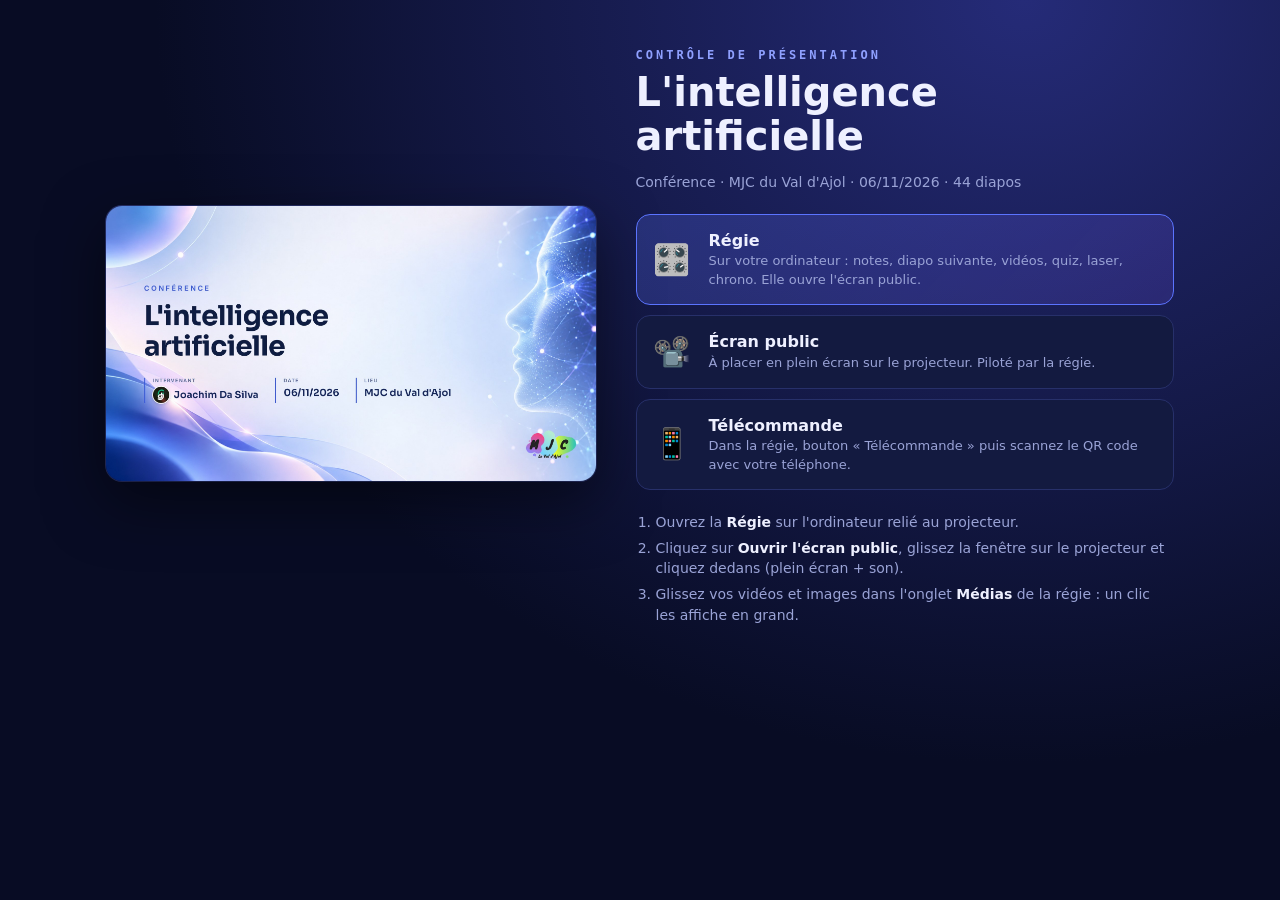
<file: index.html>
<!doctype html>
<html lang="fr">
<head>
  <meta charset="utf-8">
  <meta name="viewport" content="width=device-width, initial-scale=1">
  <title>Web Conférence</title>
  <link rel="icon" href="data:image/svg+xml,<svg xmlns='http://www.w3.org/2000/svg' viewBox='0 0 100 100'><text y='.9em' font-size='90'>🎤</text></svg>">
  <link rel="stylesheet" href="css/app.css">
</head>
<body class="home">
  <main class="home-main">
    <img class="home-cover" src="slides/slide-01.jpg" alt="Diapo de titre de la présentation">
    <div class="home-text">
      <div class="kicker">Contrôle de présentation</div>
      <h1 id="home-title"></h1>
      <p class="muted" id="home-sub"></p>
      <div class="home-cards">
        <a class="home-card is-main" href="regie.html">
          <span class="hc-icon">🎛️</span>
          <span class="hc-title">Régie</span>
          <span class="hc-text">Sur votre ordinateur : notes, diapo suivante, vidéos, quiz, laser, chrono. Elle ouvre l'écran public.</span>
        </a>
        <a class="home-card" href="ecran.html" target="webconf-ecran">
          <span class="hc-icon">📽️</span>
          <span class="hc-title">Écran public</span>
          <span class="hc-text">À placer en plein écran sur le projecteur. Piloté par la régie.</span>
        </a>
        <div class="home-card is-static">
          <span class="hc-icon">📱</span>
          <span class="hc-title">Télécommande</span>
          <span class="hc-text">Dans la régie, bouton « Télécommande » puis scannez le QR code avec votre téléphone.</span>
        </div>
      </div>
      <ol class="home-steps">
        <li>Ouvrez la <strong>Régie</strong> sur l'ordinateur relié au projecteur.</li>
        <li>Cliquez sur <strong>Ouvrir l'écran public</strong>, glissez la fenêtre sur le projecteur et cliquez dedans (plein écran + son).</li>
        <li>Glissez vos vidéos et images dans l'onglet <strong>Médias</strong> de la régie : un clic les affiche en grand.</li>
      </ol>
    </div>
  </main>
  <script src="js/deck.js"></script>
  <script>
    document.getElementById('home-title').textContent = DECK.title;
    document.getElementById('home-sub').textContent = DECK.subtitle + ' · ' + DECK.slideCount + ' diapos';
  </script>
</body>
</html>
</file>
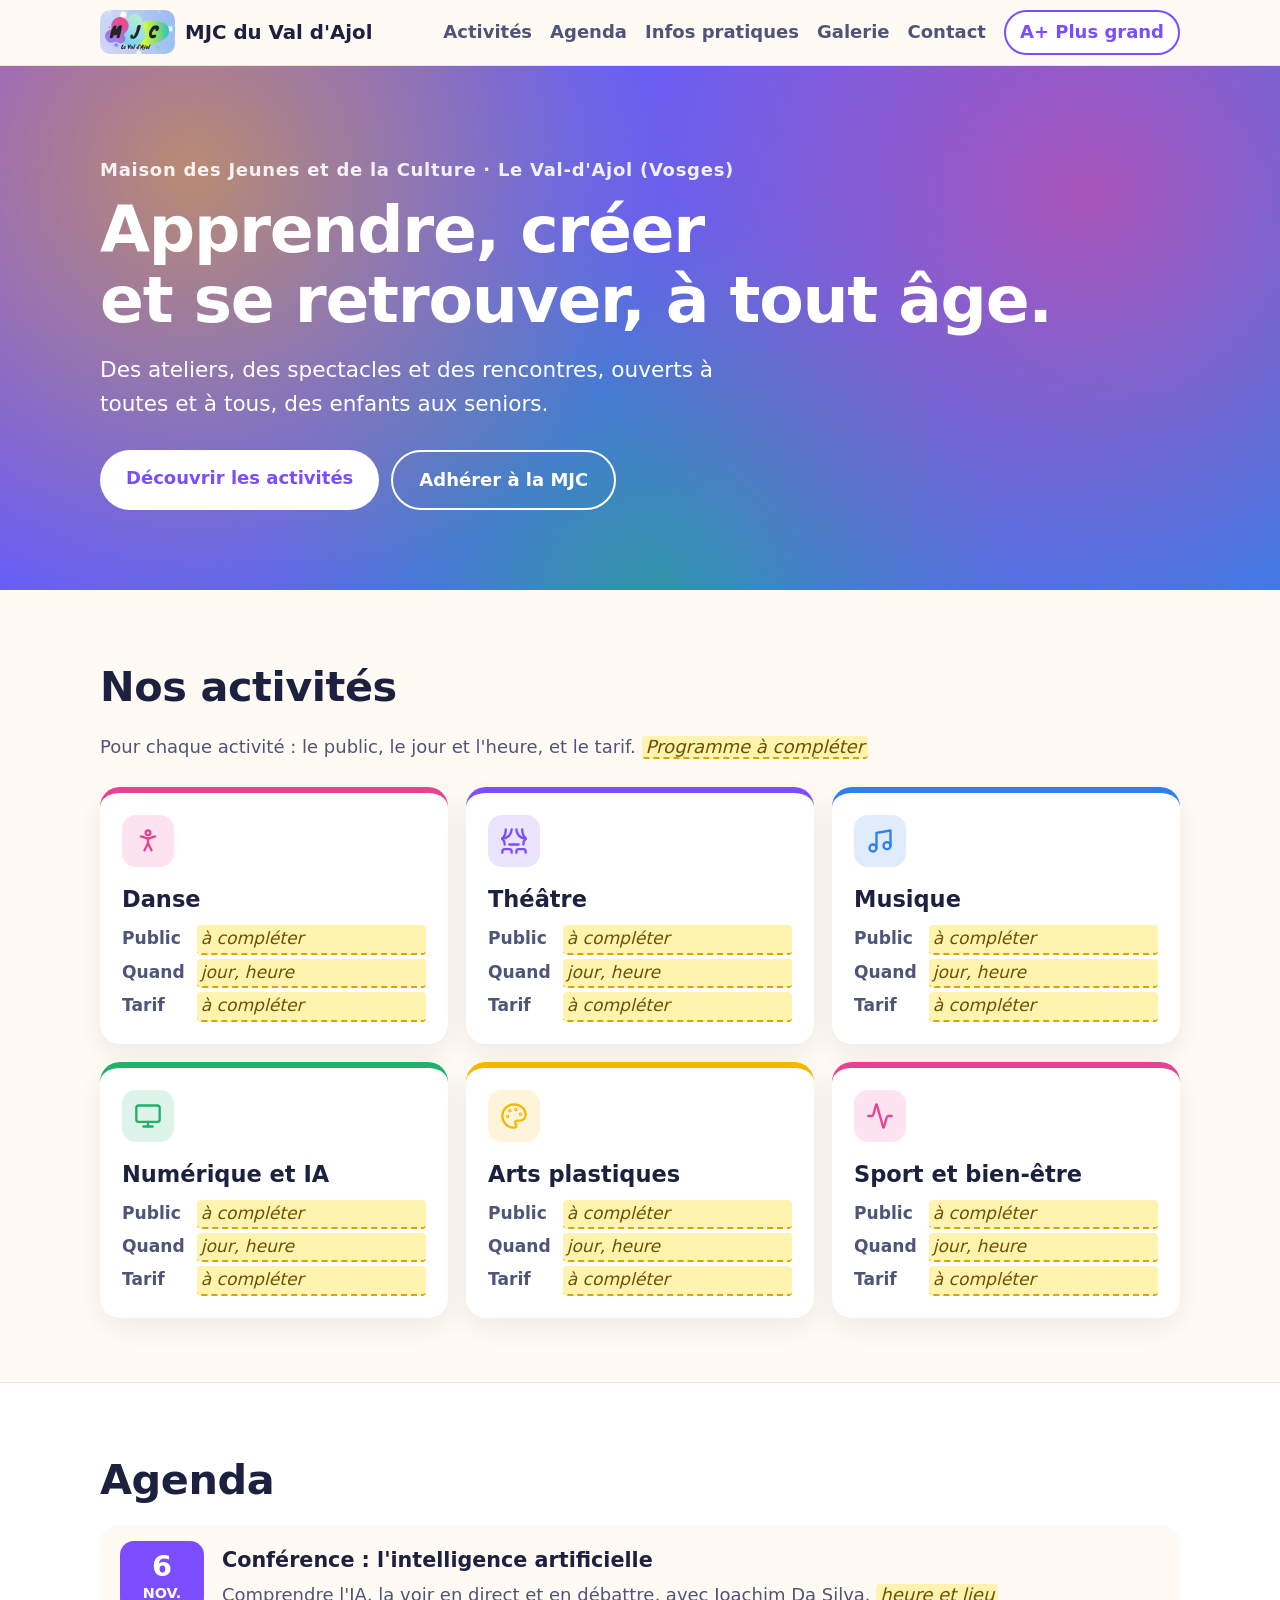
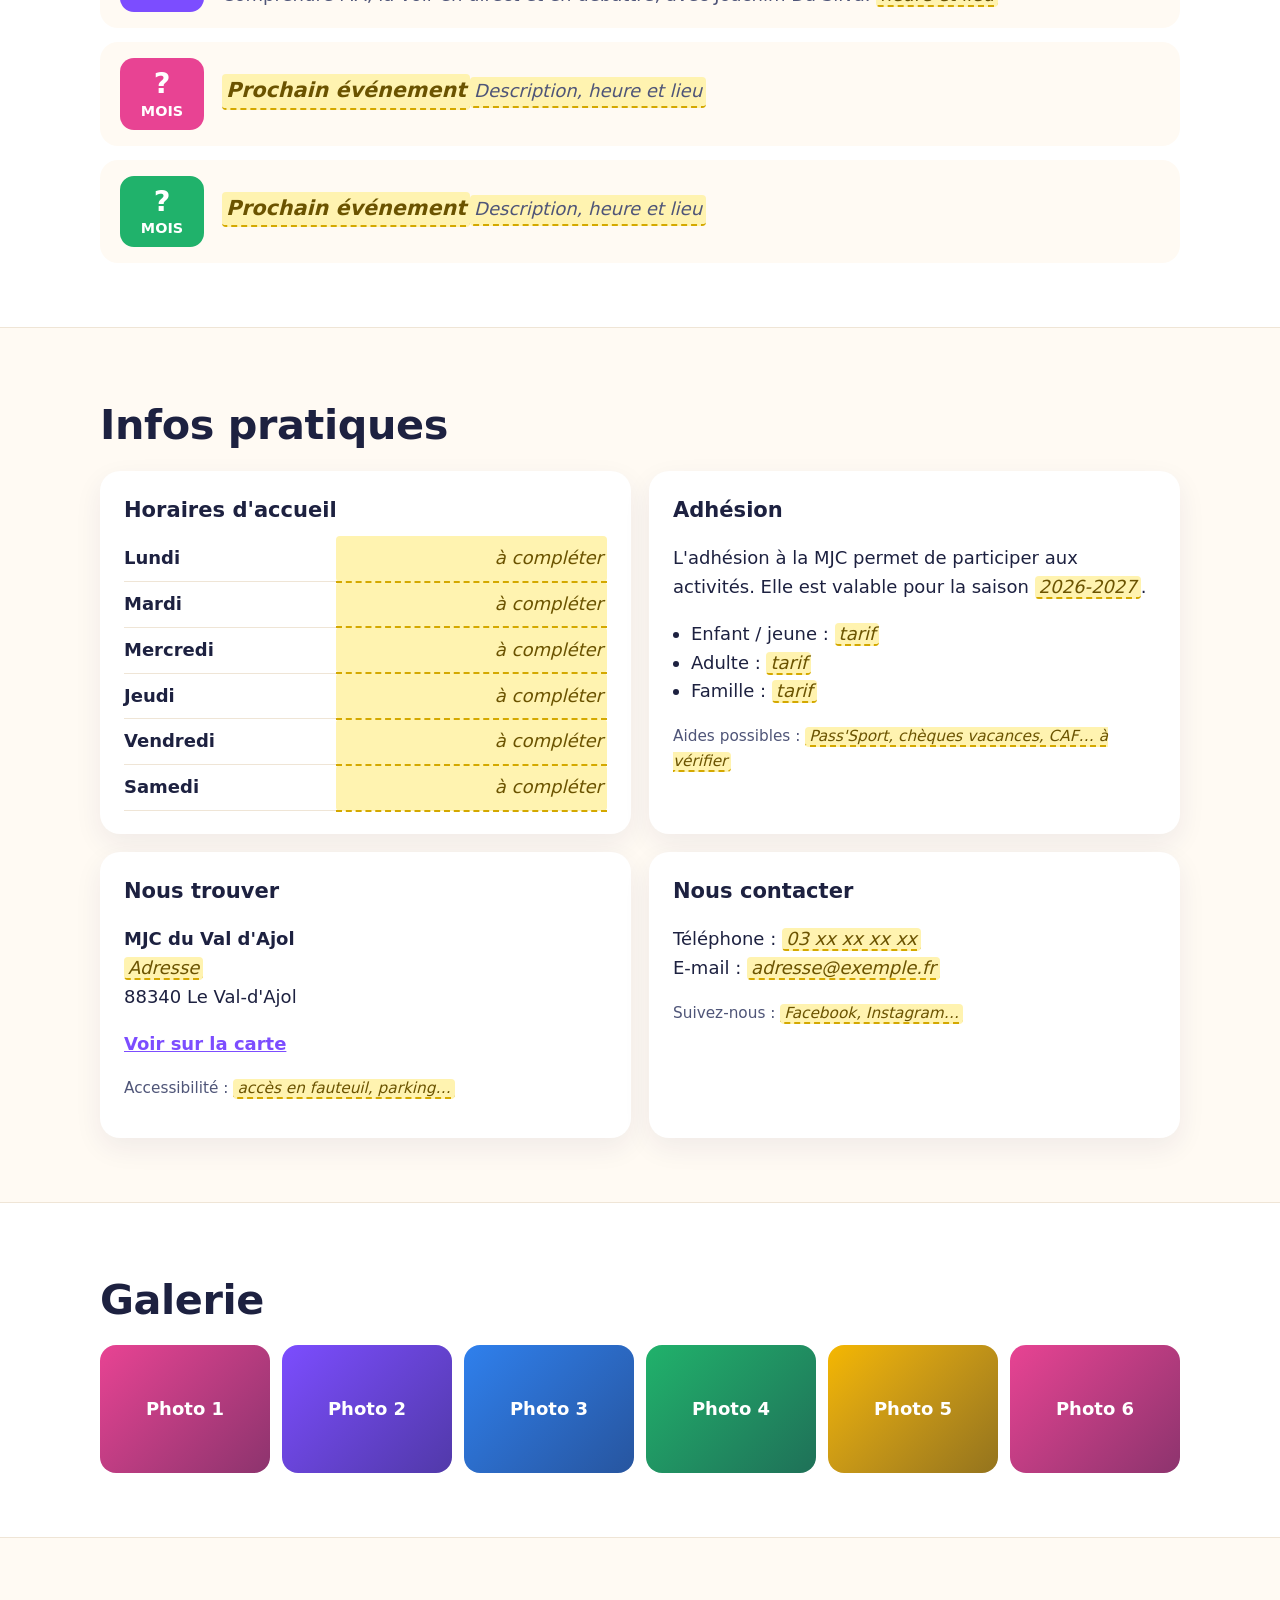
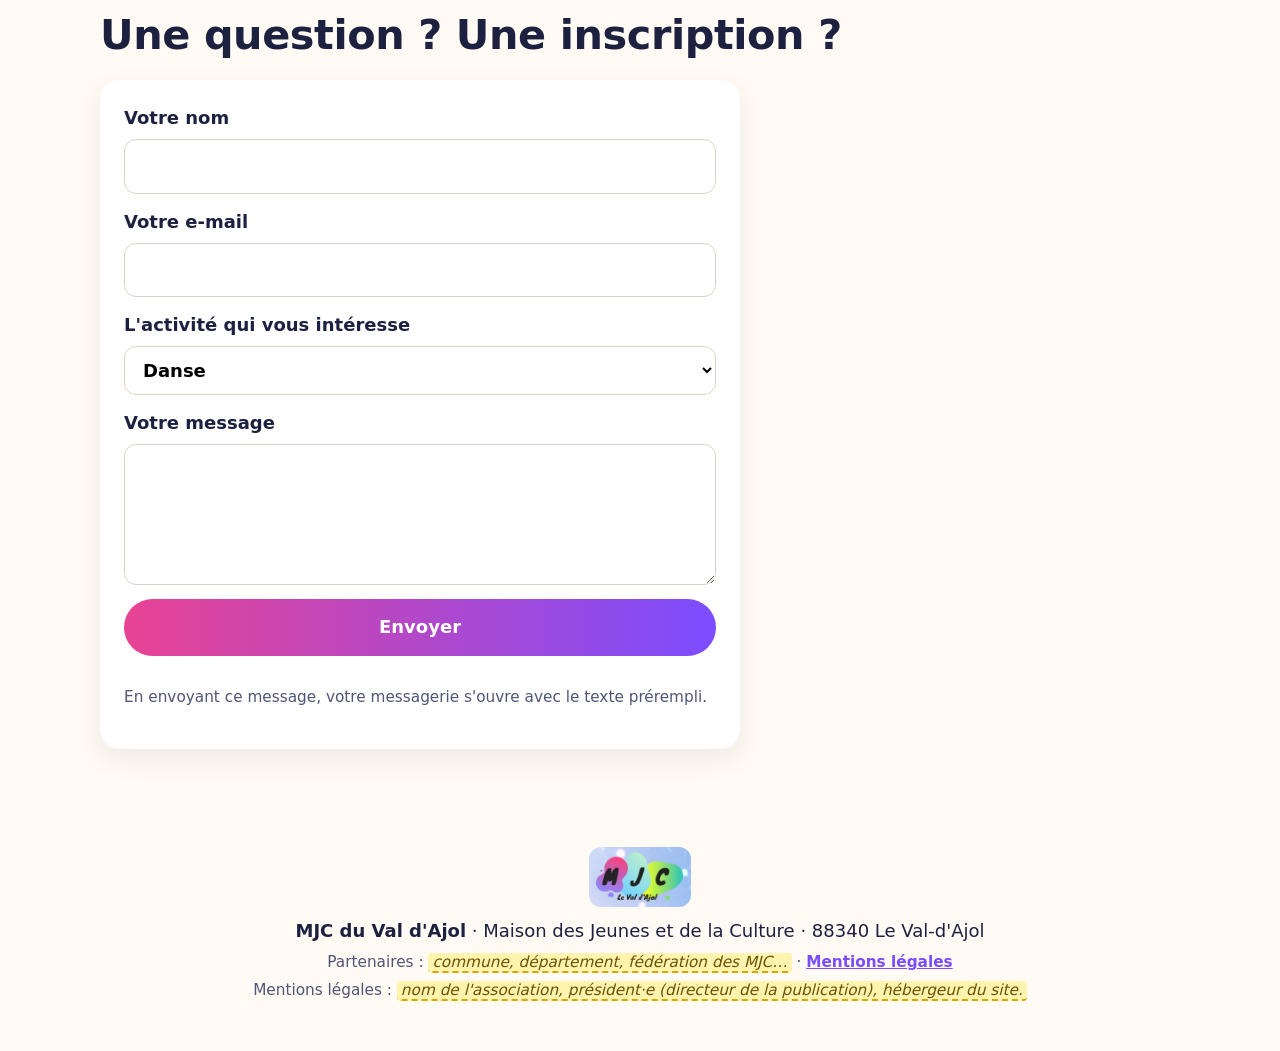
<file: site-mjc-base/index.html>
<!doctype html>
<html lang="fr">
<head>
<meta charset="utf-8">
<meta name="viewport" content="width=device-width, initial-scale=1">
<title>MJC du Val d'Ajol · Maison des Jeunes et de la Culture</title>
<meta name="description" content="La MJC du Val d'Ajol (Vosges) : activités pour tous les âges, agenda, horaires, adhésion et contact.">
<link rel="stylesheet" href="style.css">
</head>
<body>
<!--
  BASE DU SITE DE LA MJC DU VAL D'AJOL
  Tout ce qui est surligné en jaune (class="todo") est à remplacer par les vraies informations.
  Les activités proposées sont des exemples : gardez, supprimez ou ajoutez des cartes selon le vrai programme.
  Mode d'emploi : voir LISEZMOI.md
-->
<a class="skip" href="#contenu">Aller au contenu</a>

<header class="top">
  <nav class="wrap nav">
    <a class="brand" href="#accueil"><img src="images/logo-mjc.png" alt="Logo de la MJC du Val d'Ajol"><span>MJC du Val d'Ajol</span></a>
    <ul>
      <li><a href="#activites">Activités</a></li>
      <li><a href="#agenda">Agenda</a></li>
      <li><a href="#infos">Infos pratiques</a></li>
      <li><a href="#galerie">Galerie</a></li>
      <li><a href="#contact">Contact</a></li>
    </ul>
    <button class="bigger" type="button" aria-pressed="false" title="Agrandir le texte">A+ <span>Plus grand</span></button>
  </nav>
</header>

<main id="contenu">
  <!-- ACCUEIL -->
  <section class="hero" id="accueil">
    <div class="wrap">
      <p class="eyebrow">Maison des Jeunes et de la Culture · Le Val-d'Ajol (Vosges)</p>
      <h1>Apprendre, créer<br>et se retrouver, à tout âge.</h1>
      <p class="lead">Des ateliers, des spectacles et des rencontres, ouverts à toutes et à tous, des enfants aux seniors.</p>
      <div class="cta">
        <a class="btn" href="#activites">Découvrir les activités</a>
        <a class="btn ghost" href="#infos">Adhérer à la MJC</a>
      </div>
    </div>
  </section>

  <!-- ACTIVITÉS : une carte par activité. Exemples à adapter au vrai programme. -->
  <section class="wrap block" id="activites">
    <h2>Nos activités</h2>
    <p class="intro">Pour chaque activité : le public, le jour et l'heure, et le tarif. <span class="todo">Programme à compléter</span></p>
    <div class="cards">
      <article class="card" style="--c:var(--rose)">
        <div class="ic"><svg viewBox="0 0 24 24"><circle cx="12" cy="5" r="2"/><path d="m9 20 3-6 3 6"/><path d="m6 8 6 2 6-2"/><path d="M12 10v4"/></svg></div>
        <h3>Danse</h3>
        <dl><dt>Public</dt><dd class="todo">à compléter</dd><dt>Quand</dt><dd class="todo">jour, heure</dd><dt>Tarif</dt><dd class="todo">à compléter</dd></dl>
      </article>
      <article class="card" style="--c:var(--violet)">
        <div class="ic"><svg viewBox="0 0 24 24"><path d="M2 10s3-3 3-8"/><path d="M22 10s-3-3-3-8"/><path d="M10 2c0 4.4-3.6 8-8 8"/><path d="M14 2c0 4.4 3.6 8 8 8"/><path d="M2 10s2 2 2 5"/><path d="M22 10s-2 2-2 5"/><path d="M8 15h8"/><path d="M2 22v-1a2 2 0 0 1 2-2h4a2 2 0 0 1 2 2v1"/><path d="M14 22v-1a2 2 0 0 1 2-2h4a2 2 0 0 1 2 2v1"/></svg></div>
        <h3>Théâtre</h3>
        <dl><dt>Public</dt><dd class="todo">à compléter</dd><dt>Quand</dt><dd class="todo">jour, heure</dd><dt>Tarif</dt><dd class="todo">à compléter</dd></dl>
      </article>
      <article class="card" style="--c:var(--bleu)">
        <div class="ic"><svg viewBox="0 0 24 24"><path d="M9 18V5l12-2v13"/><circle cx="6" cy="18" r="3"/><circle cx="18" cy="16" r="3"/></svg></div>
        <h3>Musique</h3>
        <dl><dt>Public</dt><dd class="todo">à compléter</dd><dt>Quand</dt><dd class="todo">jour, heure</dd><dt>Tarif</dt><dd class="todo">à compléter</dd></dl>
      </article>
      <article class="card" style="--c:var(--vert)">
        <div class="ic"><svg viewBox="0 0 24 24"><rect width="20" height="14" x="2" y="3" rx="2"/><path d="M8 21h8"/><path d="M12 17v4"/></svg></div>
        <h3>Numérique et IA</h3>
        <dl><dt>Public</dt><dd class="todo">à compléter</dd><dt>Quand</dt><dd class="todo">jour, heure</dd><dt>Tarif</dt><dd class="todo">à compléter</dd></dl>
      </article>
      <article class="card" style="--c:var(--jaune)">
        <div class="ic"><svg viewBox="0 0 24 24"><path d="M12 22a1 1 0 0 1 0-20 10 9 0 0 1 10 9 5 5 0 0 1-5 5h-2.25a1.75 1.75 0 0 0-1.4 2.8l.3.4a1.75 1.75 0 0 1-1.4 2.8z"/><circle cx="13.5" cy="6.5" r=".5"/><circle cx="17.5" cy="10.5" r=".5"/><circle cx="6.5" cy="12.5" r=".5"/><circle cx="8.5" cy="7.5" r=".5"/></svg></div>
        <h3>Arts plastiques</h3>
        <dl><dt>Public</dt><dd class="todo">à compléter</dd><dt>Quand</dt><dd class="todo">jour, heure</dd><dt>Tarif</dt><dd class="todo">à compléter</dd></dl>
      </article>
      <article class="card" style="--c:var(--rose)">
        <div class="ic"><svg viewBox="0 0 24 24"><path d="M22 12h-2.48a2 2 0 0 0-1.93 1.46l-2.35 8.36a.25.25 0 0 1-.48 0L9.24 2.18a.25.25 0 0 0-.48 0l-2.35 8.36A2 2 0 0 1 4.49 12H2"/></svg></div>
        <h3>Sport et bien-être</h3>
        <dl><dt>Public</dt><dd class="todo">à compléter</dd><dt>Quand</dt><dd class="todo">jour, heure</dd><dt>Tarif</dt><dd class="todo">à compléter</dd></dl>
      </article>
    </div>
  </section>

  <!-- AGENDA : un bloc par événement, du plus proche au plus lointain -->
  <section class="band" id="agenda">
    <div class="wrap block">
      <h2>Agenda</h2>
      <div class="agenda">
        <article class="ev" style="--c:var(--violet)">
          <div class="date"><b>6</b><span>nov.</span></div>
          <div><h3>Conférence : l'intelligence artificielle</h3><p>Comprendre l'IA, la voir en direct et en débattre, avec Joachim Da Silva. <span class="todo">heure et lieu</span></p></div>
        </article>
        <article class="ev" style="--c:var(--rose)">
          <div class="date"><b>?</b><span>mois</span></div>
          <div><h3 class="todo">Prochain événement</h3><p class="todo">Description, heure et lieu</p></div>
        </article>
        <article class="ev" style="--c:var(--vert)">
          <div class="date"><b>?</b><span>mois</span></div>
          <div><h3 class="todo">Prochain événement</h3><p class="todo">Description, heure et lieu</p></div>
        </article>
      </div>
    </div>
  </section>

  <!-- INFOS PRATIQUES -->
  <section class="wrap block" id="infos">
    <h2>Infos pratiques</h2>
    <div class="grid2">
      <div class="panel">
        <h3>Horaires d'accueil</h3>
        <table>
          <tr><th>Lundi</th><td class="todo">à compléter</td></tr>
          <tr><th>Mardi</th><td class="todo">à compléter</td></tr>
          <tr><th>Mercredi</th><td class="todo">à compléter</td></tr>
          <tr><th>Jeudi</th><td class="todo">à compléter</td></tr>
          <tr><th>Vendredi</th><td class="todo">à compléter</td></tr>
          <tr><th>Samedi</th><td class="todo">à compléter</td></tr>
        </table>
      </div>
      <div class="panel">
        <h3>Adhésion</h3>
        <p>L'adhésion à la MJC permet de participer aux activités. Elle est valable pour la saison <span class="todo">2026-2027</span>.</p>
        <ul class="list">
          <li>Enfant / jeune : <span class="todo">tarif</span></li>
          <li>Adulte : <span class="todo">tarif</span></li>
          <li>Famille : <span class="todo">tarif</span></li>
        </ul>
        <p class="small">Aides possibles : <span class="todo">Pass'Sport, chèques vacances, CAF… à vérifier</span></p>
      </div>
      <div class="panel">
        <h3>Nous trouver</h3>
        <p><b>MJC du Val d'Ajol</b><br><span class="todo">Adresse</span><br>88340 Le Val-d'Ajol</p>
        <p><a class="link" href="https://www.openstreetmap.org/search?query=Le%20Val-d%27Ajol" target="_blank" rel="noopener">Voir sur la carte</a></p>
        <p class="small">Accessibilité : <span class="todo">accès en fauteuil, parking…</span></p>
      </div>
      <div class="panel">
        <h3>Nous contacter</h3>
        <p>Téléphone : <span class="todo">03 xx xx xx xx</span><br>E-mail : <span class="todo">adresse@exemple.fr</span></p>
        <p class="small">Suivez-nous : <span class="todo">Facebook, Instagram…</span></p>
      </div>
    </div>
  </section>

  <!-- GALERIE : remplacer chaque vignette par une vraie photo (images/photo-1.jpg…), avec l'accord des personnes photographiées -->
  <section class="band" id="galerie">
    <div class="wrap block">
      <h2>Galerie</h2>
      <div class="gallery">
        <button class="ph" style="--c:var(--rose)"><span>Photo 1</span></button>
        <button class="ph" style="--c:var(--violet)"><span>Photo 2</span></button>
        <button class="ph" style="--c:var(--bleu)"><span>Photo 3</span></button>
        <button class="ph" style="--c:var(--vert)"><span>Photo 4</span></button>
        <button class="ph" style="--c:var(--jaune)"><span>Photo 5</span></button>
        <button class="ph" style="--c:var(--rose)"><span>Photo 6</span></button>
      </div>
    </div>
  </section>

  <!-- CONTACT : le formulaire ouvre la messagerie du visiteur (aucun serveur nécessaire) -->
  <section class="wrap block" id="contact">
    <h2>Une question ? Une inscription ?</h2>
    <form class="form" id="form">
      <label>Votre nom<input name="nom" required autocomplete="name"></label>
      <label>Votre e-mail<input name="email" type="email" required autocomplete="email"></label>
      <label>L'activité qui vous intéresse
        <select name="activite"><option>Danse</option><option>Théâtre</option><option>Musique</option><option>Numérique et IA</option><option>Arts plastiques</option><option>Sport et bien-être</option><option>Autre / une question</option></select>
      </label>
      <label>Votre message<textarea name="message" rows="4"></textarea></label>
      <button class="btn" type="submit">Envoyer</button>
      <p class="small">En envoyant ce message, votre messagerie s'ouvre avec le texte prérempli.</p>
    </form>
  </section>
</main>

<footer class="foot">
  <div class="wrap">
    <img src="images/logo-mjc.png" alt="">
    <p><b>MJC du Val d'Ajol</b> · Maison des Jeunes et de la Culture · 88340 Le Val-d'Ajol</p>
    <p class="small">Partenaires : <span class="todo">commune, département, fédération des MJC…</span> · <a class="link" href="#mentions">Mentions légales</a></p>
    <p class="small" id="mentions">Mentions légales : <span class="todo">nom de l'association, président·e (directeur de la publication), hébergeur du site.</span></p>
  </div>
</footer>

<div class="lightbox" id="lightbox" hidden><button aria-label="Fermer">×</button><div class="lb-img"></div></div>

<script>
  // E-mail de la MJC qui reçoit les messages du formulaire (à remplacer)
  const MJC_EMAIL = 'adresse@exemple.fr';

  // Bouton « Plus grand » : agrandit tout le texte, et s'en souvient.
  const big = document.querySelector('.bigger');
  const setBig = (on) => { document.documentElement.classList.toggle('big', on); big.setAttribute('aria-pressed', on); };
  try { setBig(localStorage.getItem('mjc-big') === '1'); } catch (e) {}
  big.addEventListener('click', () => {
    const on = !document.documentElement.classList.contains('big');
    setBig(on); try { localStorage.setItem('mjc-big', on ? '1' : '0'); } catch (e) {}
  });

  // Formulaire : ouvre la messagerie avec le message prérempli.
  document.getElementById('form').addEventListener('submit', (e) => {
    e.preventDefault();
    const f = new FormData(e.target);
    const subject = `Demande : ${f.get('activite')}`;
    const body = `Nom : ${f.get('nom')}\nE-mail : ${f.get('email')}\nActivité : ${f.get('activite')}\n\n${f.get('message')}`;
    location.href = `mailto:${MJC_EMAIL}?subject=${encodeURIComponent(subject)}&body=${encodeURIComponent(body)}`;
  });

  // Galerie : agrandir une photo au clic.
  const lb = document.getElementById('lightbox');
  document.querySelectorAll('.ph').forEach((p) => p.addEventListener('click', () => {
    lb.querySelector('.lb-img').style.background = getComputedStyle(p).backgroundImage + ' center / cover';
    lb.querySelector('.lb-img').textContent = p.textContent;
    lb.hidden = false;
  }));
  lb.addEventListener('click', () => (lb.hidden = true));
  document.addEventListener('keydown', (e) => { if (e.key === 'Escape') lb.hidden = true; });
</script>
</body>
</html>
</file>
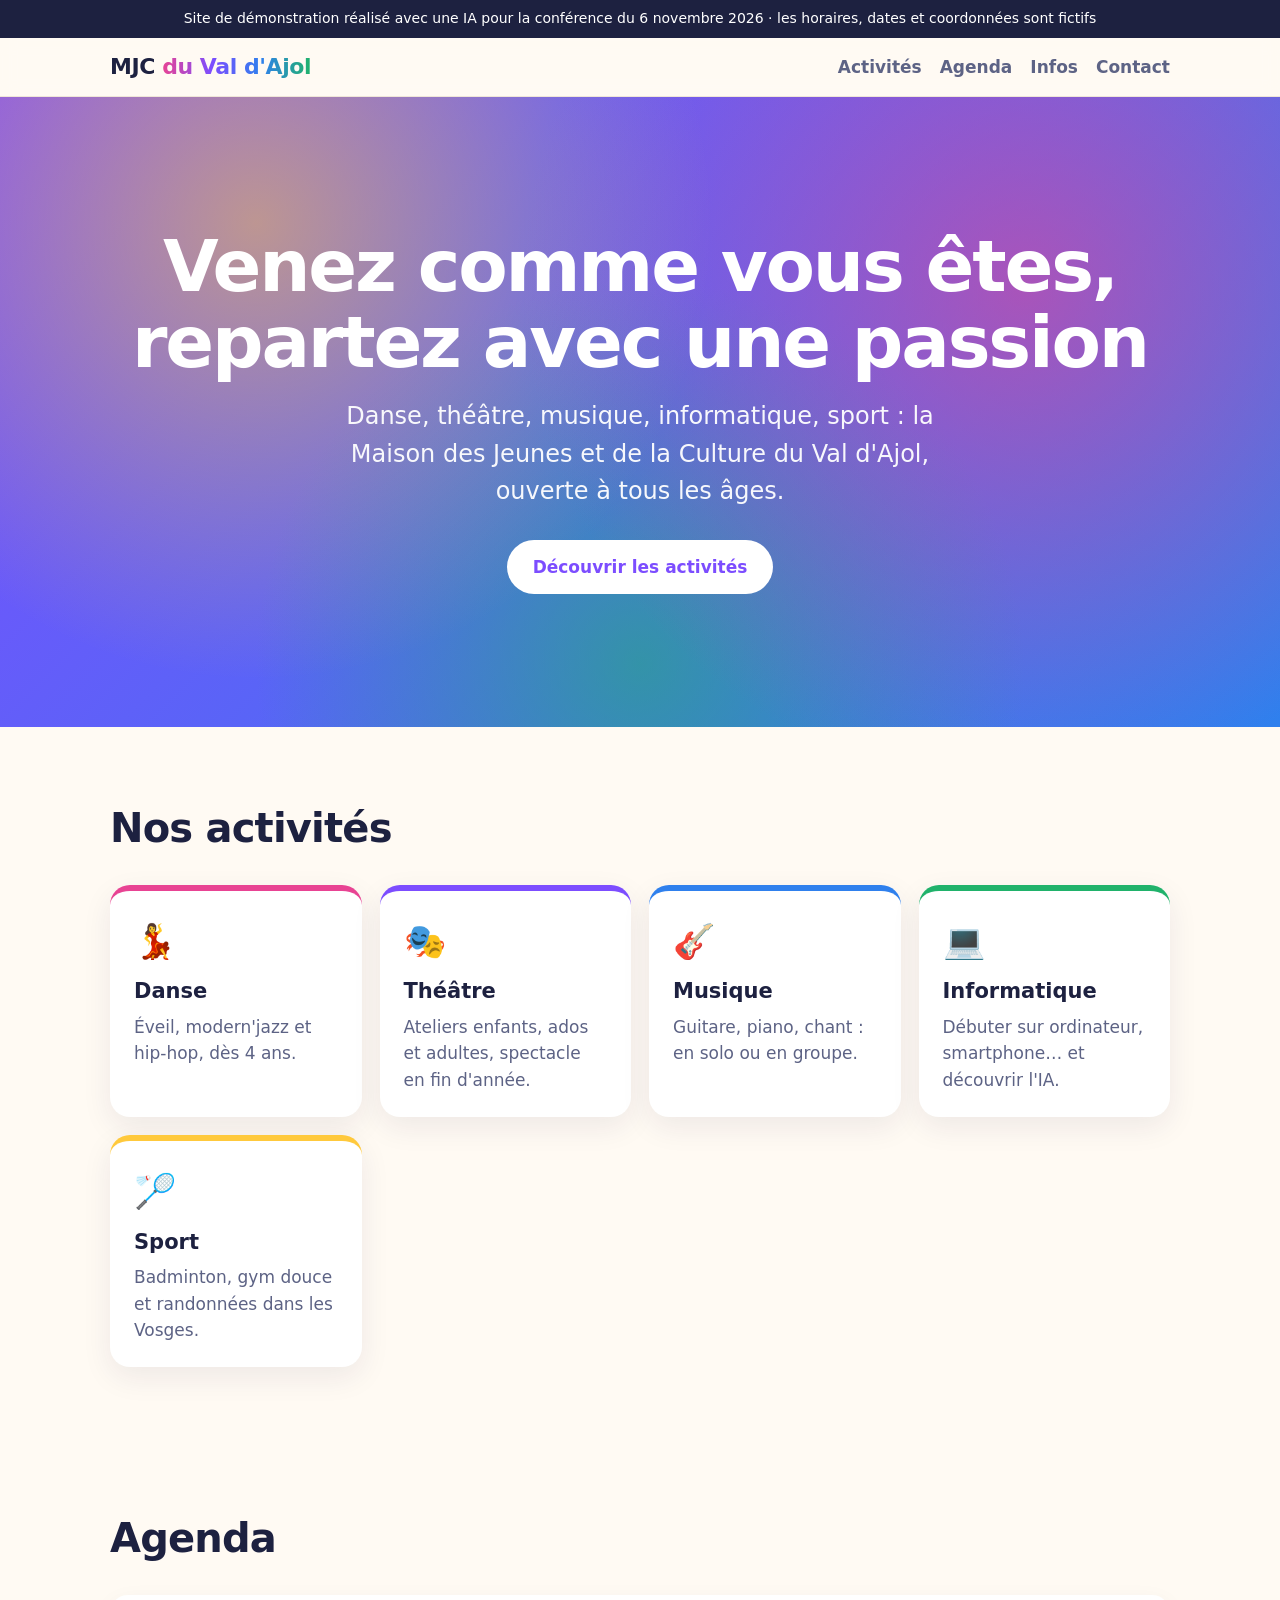
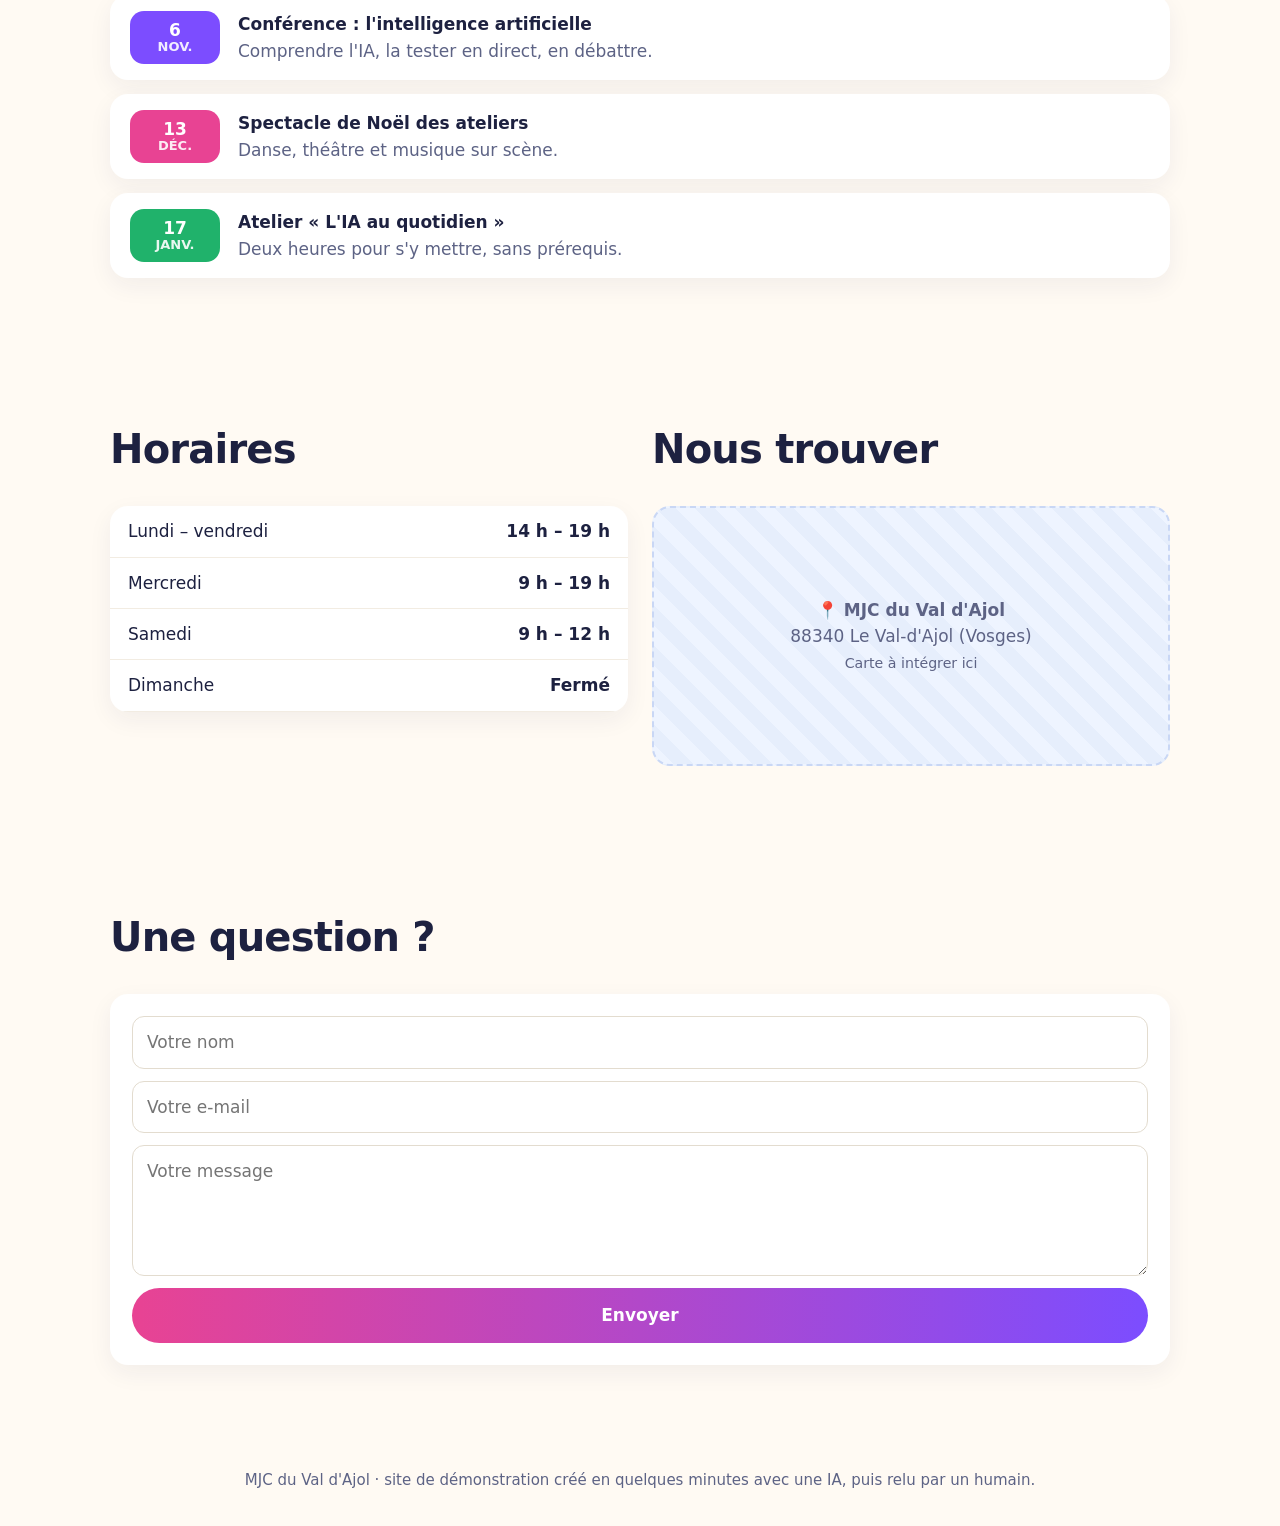
<file: media/site-mjc/index.html>
<!doctype html>
<html lang="fr">
<head>
<meta charset="utf-8">
<meta name="viewport" content="width=device-width, initial-scale=1">
<title>MJC du Val d'Ajol — site de démonstration</title>
<style>
  :root { --rose: #e84393; --violet: #7c4dff; --bleu: #2f80ed; --vert: #20b26b; --jaune: #ffc93c; --ink: #1d2140; --muted: #5d6385; --bg: #fffaf3; }
  * { box-sizing: border-box; margin: 0; }
  body { font: 17px/1.55 system-ui, -apple-system, "Segoe UI", Roboto, sans-serif; color: var(--ink); background: var(--bg); }
  a { color: inherit; }
  .demo { background: var(--ink); color: #fff; text-align: center; font-size: 14px; padding: 8px 16px; }
  header { position: sticky; top: 0; z-index: 5; background: rgba(255, 250, 243, .92); backdrop-filter: blur(8px); border-bottom: 1px solid #f0e6d8; }
  nav { max-width: 1100px; margin: 0 auto; display: flex; align-items: center; justify-content: space-between; gap: 16px; padding: 12px 20px; flex-wrap: wrap; }
  .logo { font-weight: 800; font-size: 22px; letter-spacing: -.02em; }
  .logo span { background: linear-gradient(90deg, var(--rose), var(--violet), var(--bleu), var(--vert)); -webkit-background-clip: text; background-clip: text; color: transparent; }
  nav ul { list-style: none; padding: 0; display: flex; gap: 18px; flex-wrap: wrap; }
  nav ul a { text-decoration: none; font-weight: 600; color: var(--muted); }
  .hero { min-height: 70vh; display: grid; place-items: center; text-align: center; padding: 60px 20px; color: #fff;
    background: radial-gradient(circle at 20% 20%, rgba(255, 201, 60, .55), transparent 40%), radial-gradient(circle at 80% 30%, rgba(232, 67, 147, .6), transparent 45%),
      radial-gradient(circle at 50% 90%, rgba(32, 178, 107, .55), transparent 45%), linear-gradient(135deg, var(--violet), var(--bleu)); }
  .hero h1 { font-size: clamp(36px, 7vw, 72px); line-height: 1.05; letter-spacing: -.03em; }
  .hero p { font-size: clamp(18px, 2.4vw, 24px); margin: 18px auto 30px; max-width: 640px; opacity: .95; }
  .btn { display: inline-block; padding: 14px 26px; border-radius: 999px; background: #fff; color: var(--violet); font-weight: 800; text-decoration: none; }
  section { max-width: 1100px; margin: 0 auto; padding: 70px 20px; }
  h2 { font-size: clamp(28px, 4vw, 40px); letter-spacing: -.02em; margin-bottom: 26px; }
  .grid { display: grid; grid-template-columns: repeat(auto-fit, minmax(200px, 1fr)); gap: 18px; }
  .act { background: #fff; border-radius: 20px; padding: 24px; box-shadow: 0 10px 30px rgba(40, 30, 80, .08); border-top: 6px solid var(--c); }
  .act b { display: block; font-size: 21px; margin: 8px 0 6px; }
  .act .ic { font-size: 34px; }
  .act p { color: var(--muted); }
  .agenda { display: grid; gap: 14px; }
  .ev { display: grid; grid-template-columns: 90px 1fr; gap: 18px; align-items: center; background: #fff; border-radius: 18px; padding: 16px 20px; box-shadow: 0 8px 24px rgba(40, 30, 80, .06); }
  .date { text-align: center; border-radius: 14px; padding: 10px 0; color: #fff; background: var(--c); font-weight: 800; line-height: 1.1; }
  .date small { display: block; font-size: 13px; font-weight: 600; opacity: .9; }
  .two { display: grid; grid-template-columns: repeat(auto-fit, minmax(280px, 1fr)); gap: 24px; }
  table { width: 100%; border-collapse: collapse; background: #fff; border-radius: 18px; overflow: hidden; box-shadow: 0 8px 24px rgba(40, 30, 80, .06); }
  td { padding: 12px 18px; border-bottom: 1px solid #f2ece2; }
  td:last-child { text-align: right; font-weight: 700; }
  .map { min-height: 260px; border-radius: 18px; display: grid; place-items: center; text-align: center; padding: 20px; color: var(--muted);
    background: repeating-linear-gradient(45deg, #eef4ff, #eef4ff 14px, #e6eefc 14px, #e6eefc 28px); border: 2px dashed #c9d7f5; }
  form { display: grid; gap: 12px; background: #fff; padding: 22px; border-radius: 18px; box-shadow: 0 8px 24px rgba(40, 30, 80, .06); }
  input, textarea { font: inherit; padding: 12px 14px; border-radius: 12px; border: 1px solid #e3dccf; }
  button { font: inherit; font-weight: 800; padding: 14px; border: 0; border-radius: 999px; color: #fff; background: linear-gradient(90deg, var(--rose), var(--violet)); cursor: pointer; }
  footer { text-align: center; padding: 34px 20px; color: var(--muted); font-size: 15px; }
</style>
</head>
<body>
  <div class="demo">Site de démonstration réalisé avec une IA pour la conférence du 6 novembre 2026 · les horaires, dates et coordonnées sont fictifs</div>
  <header><nav>
    <div class="logo">MJC <span>du Val d'Ajol</span></div>
    <ul><li><a href="#activites">Activités</a></li><li><a href="#agenda">Agenda</a></li><li><a href="#infos">Infos</a></li><li><a href="#contact">Contact</a></li></ul>
  </nav></header>

  <div class="hero"><div>
    <h1>Venez comme vous êtes,<br>repartez avec une passion</h1>
    <p>Danse, théâtre, musique, informatique, sport : la Maison des Jeunes et de la Culture du Val d'Ajol, ouverte à tous les âges.</p>
    <a class="btn" href="#activites">Découvrir les activités</a>
  </div></div>

  <section id="activites">
    <h2>Nos activités</h2>
    <div class="grid">
      <div class="act" style="--c:var(--rose)"><span class="ic">💃</span><b>Danse</b><p>Éveil, modern'jazz et hip-hop, dès 4 ans.</p></div>
      <div class="act" style="--c:var(--violet)"><span class="ic">🎭</span><b>Théâtre</b><p>Ateliers enfants, ados et adultes, spectacle en fin d'année.</p></div>
      <div class="act" style="--c:var(--bleu)"><span class="ic">🎸</span><b>Musique</b><p>Guitare, piano, chant : en solo ou en groupe.</p></div>
      <div class="act" style="--c:var(--vert)"><span class="ic">💻</span><b>Informatique</b><p>Débuter sur ordinateur, smartphone… et découvrir l'IA.</p></div>
      <div class="act" style="--c:var(--jaune)"><span class="ic">🏸</span><b>Sport</b><p>Badminton, gym douce et randonnées dans les Vosges.</p></div>
    </div>
  </section>

  <section id="agenda">
    <h2>Agenda</h2>
    <div class="agenda">
      <div class="ev"><div class="date" style="--c:var(--violet)">6<small>NOV.</small></div><div><b>Conférence : l'intelligence artificielle</b><br><span style="color:var(--muted)">Comprendre l'IA, la tester en direct, en débattre.</span></div></div>
      <div class="ev"><div class="date" style="--c:var(--rose)">13<small>DÉC.</small></div><div><b>Spectacle de Noël des ateliers</b><br><span style="color:var(--muted)">Danse, théâtre et musique sur scène.</span></div></div>
      <div class="ev"><div class="date" style="--c:var(--vert)">17<small>JANV.</small></div><div><b>Atelier « L'IA au quotidien »</b><br><span style="color:var(--muted)">Deux heures pour s'y mettre, sans prérequis.</span></div></div>
    </div>
  </section>

  <section id="infos" class="two">
    <div>
      <h2>Horaires</h2>
      <table>
        <tr><td>Lundi – vendredi</td><td>14 h – 19 h</td></tr>
        <tr><td>Mercredi</td><td>9 h – 19 h</td></tr>
        <tr><td>Samedi</td><td>9 h – 12 h</td></tr>
        <tr><td>Dimanche</td><td>Fermé</td></tr>
      </table>
    </div>
    <div id="contact">
      <h2>Nous trouver</h2>
      <div class="map"><div><b>📍 MJC du Val d'Ajol</b><br>88340 Le Val-d'Ajol (Vosges)<br><small>Carte à intégrer ici</small></div></div>
    </div>
  </section>

  <section>
    <h2>Une question ?</h2>
    <form onsubmit="event.preventDefault(); this.querySelector('button').textContent = 'Merci, message envoyé (démonstration) !';">
      <input placeholder="Votre nom" required>
      <input type="email" placeholder="Votre e-mail" required>
      <textarea rows="4" placeholder="Votre message"></textarea>
      <button>Envoyer</button>
    </form>
  </section>

  <footer>MJC du Val d'Ajol · site de démonstration créé en quelques minutes avec une IA, puis relu par un humain.</footer>
</body>
</html>
</file>
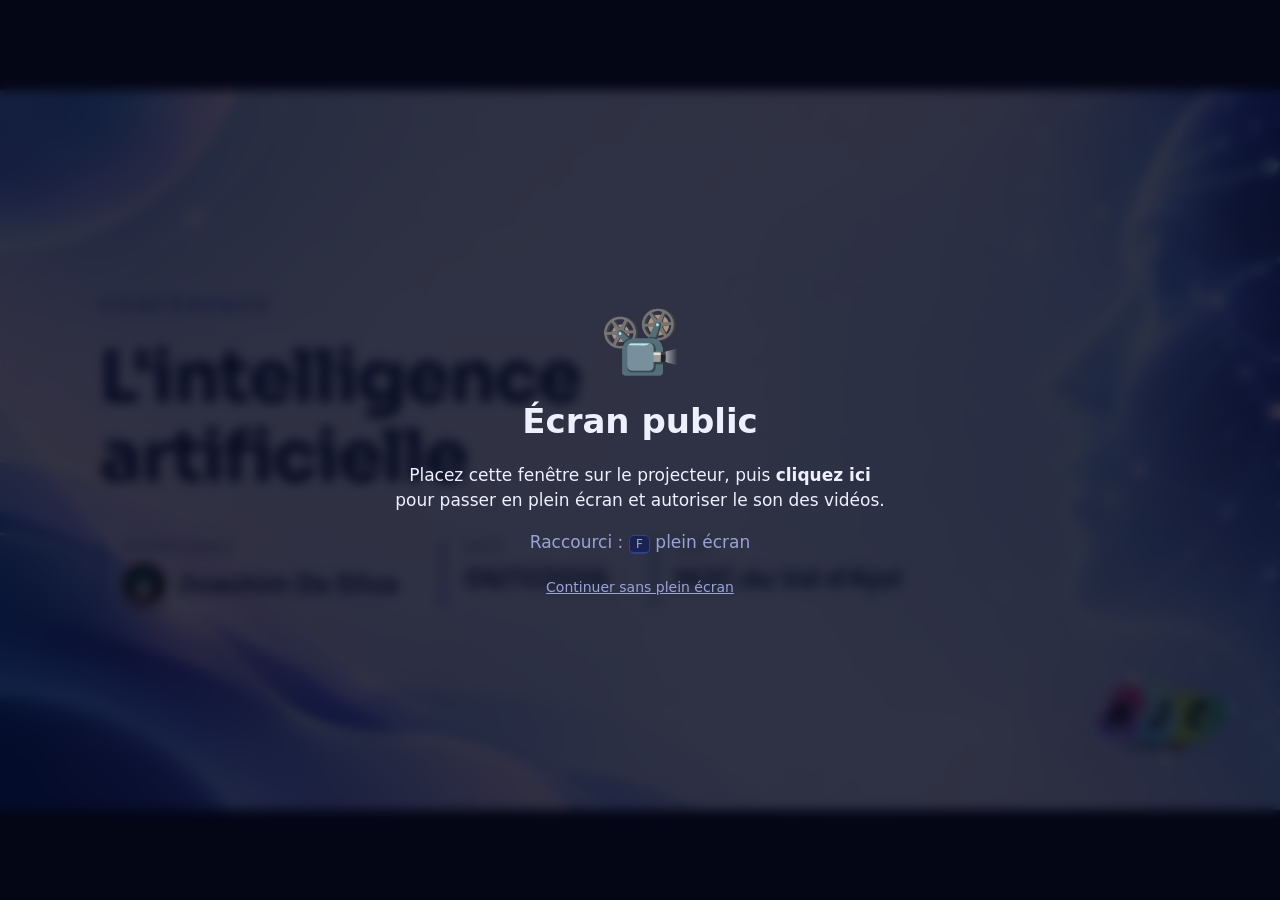
<file: ecran.html>
<!doctype html>
<html lang="fr">
<head>
  <meta charset="utf-8">
  <meta name="viewport" content="width=device-width, initial-scale=1">
  <title>Écran public</title>
  <link rel="icon" href="data:image/svg+xml,<svg xmlns='http://www.w3.org/2000/svg' viewBox='0 0 100 100'><text y='.9em' font-size='90'>📽️</text></svg>">
  <link rel="stylesheet" href="css/app.css">
</head>
<body class="screen">
  <div id="stage-host" class="stage-host"></div>
  <div id="overlay" class="overlay"></div>
  <div id="blank" class="blank"></div>
  <div id="countdown" class="countdown" hidden></div>

  <div id="splash" class="splash">
    <div class="splash-card">
      <div class="splash-icon">📽️</div>
      <h1>Écran public</h1>
      <p>Placez cette fenêtre sur le projecteur, puis <strong>cliquez ici</strong><br>pour passer en plein écran et autoriser le son des vidéos.</p>
      <p class="muted">Raccourci : <kbd>F</kbd> plein écran</p>
      <button id="splash-skip" class="btn-ghost">Continuer sans plein écran</button>
    </div>
  </div>

  <script src="js/deck.js"></script>
  <script src="js/core.js"></script>
  <script src="js/stage.js"></script>
  <script src="js/rtc.js"></script>
  <script src="vendor/qrcode.min.js"></script>
  <script src="js/ecran.js"></script>
</body>
</html>
</file>
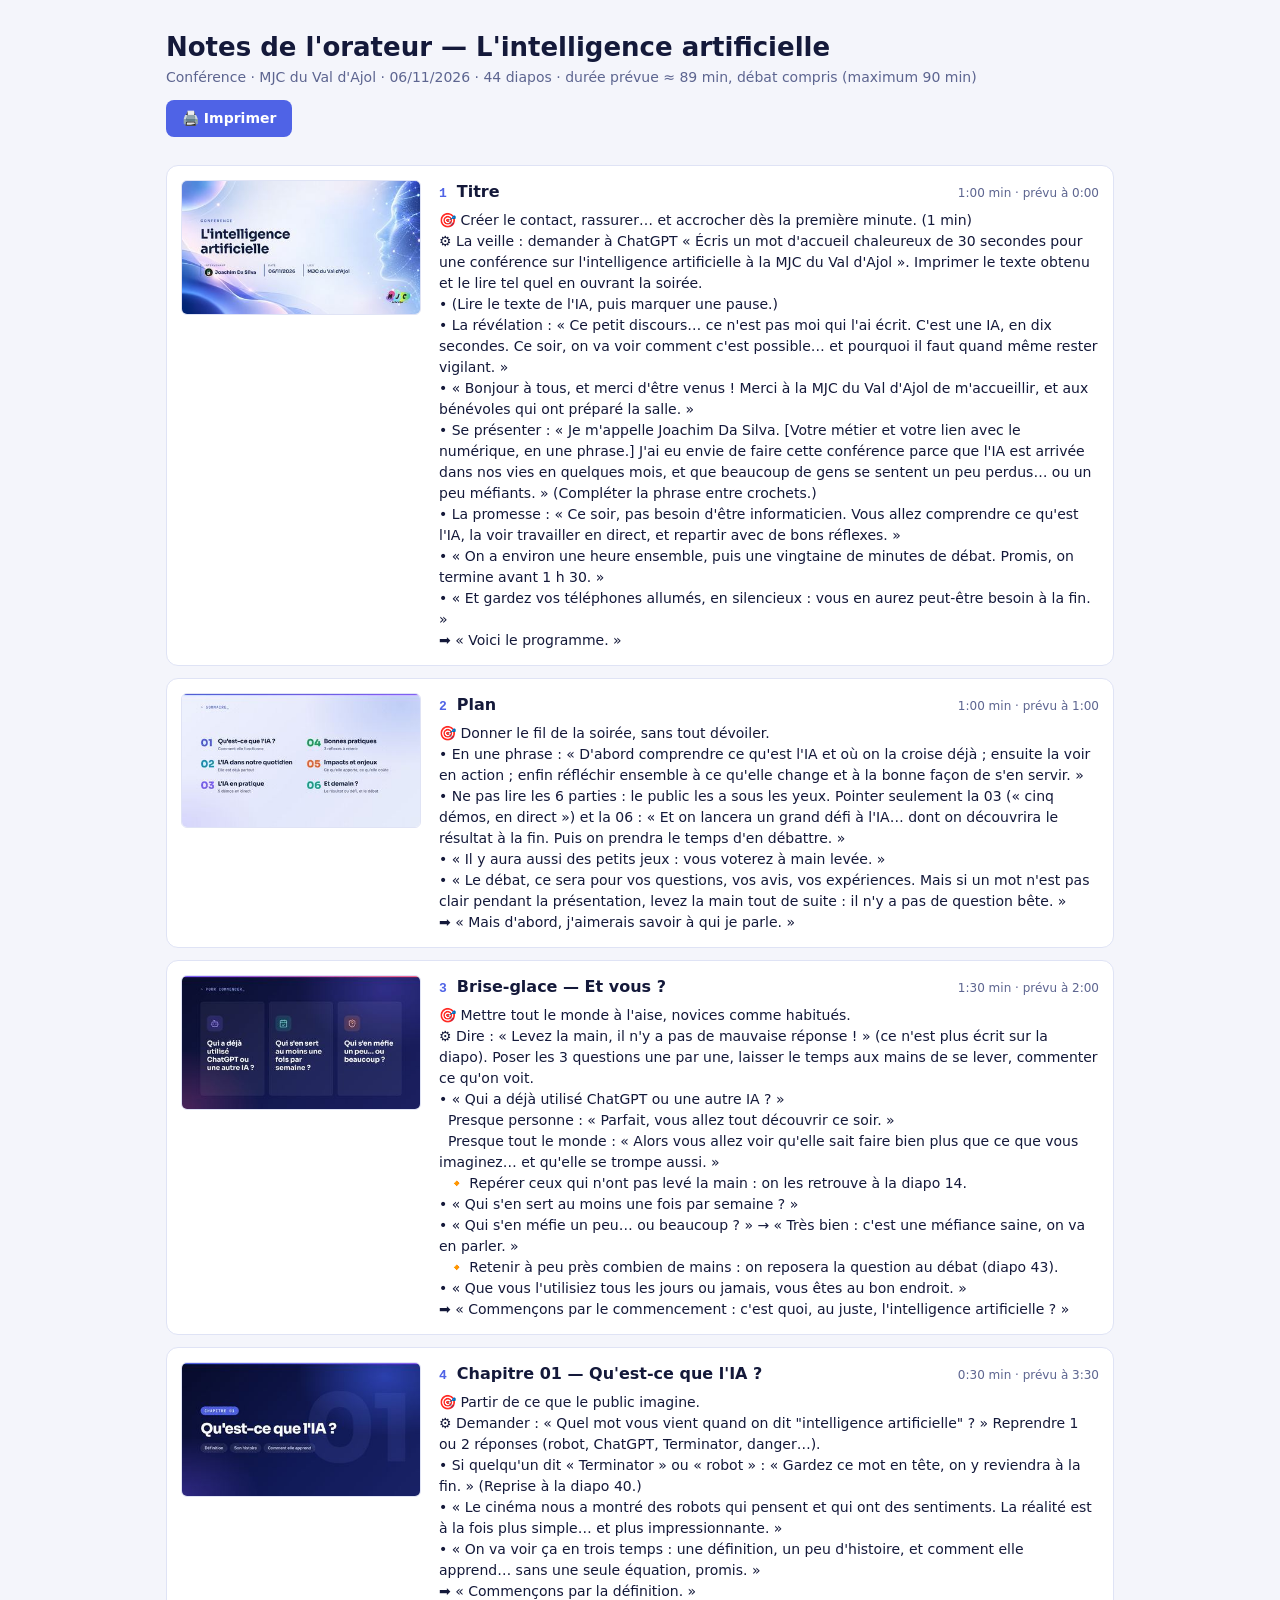
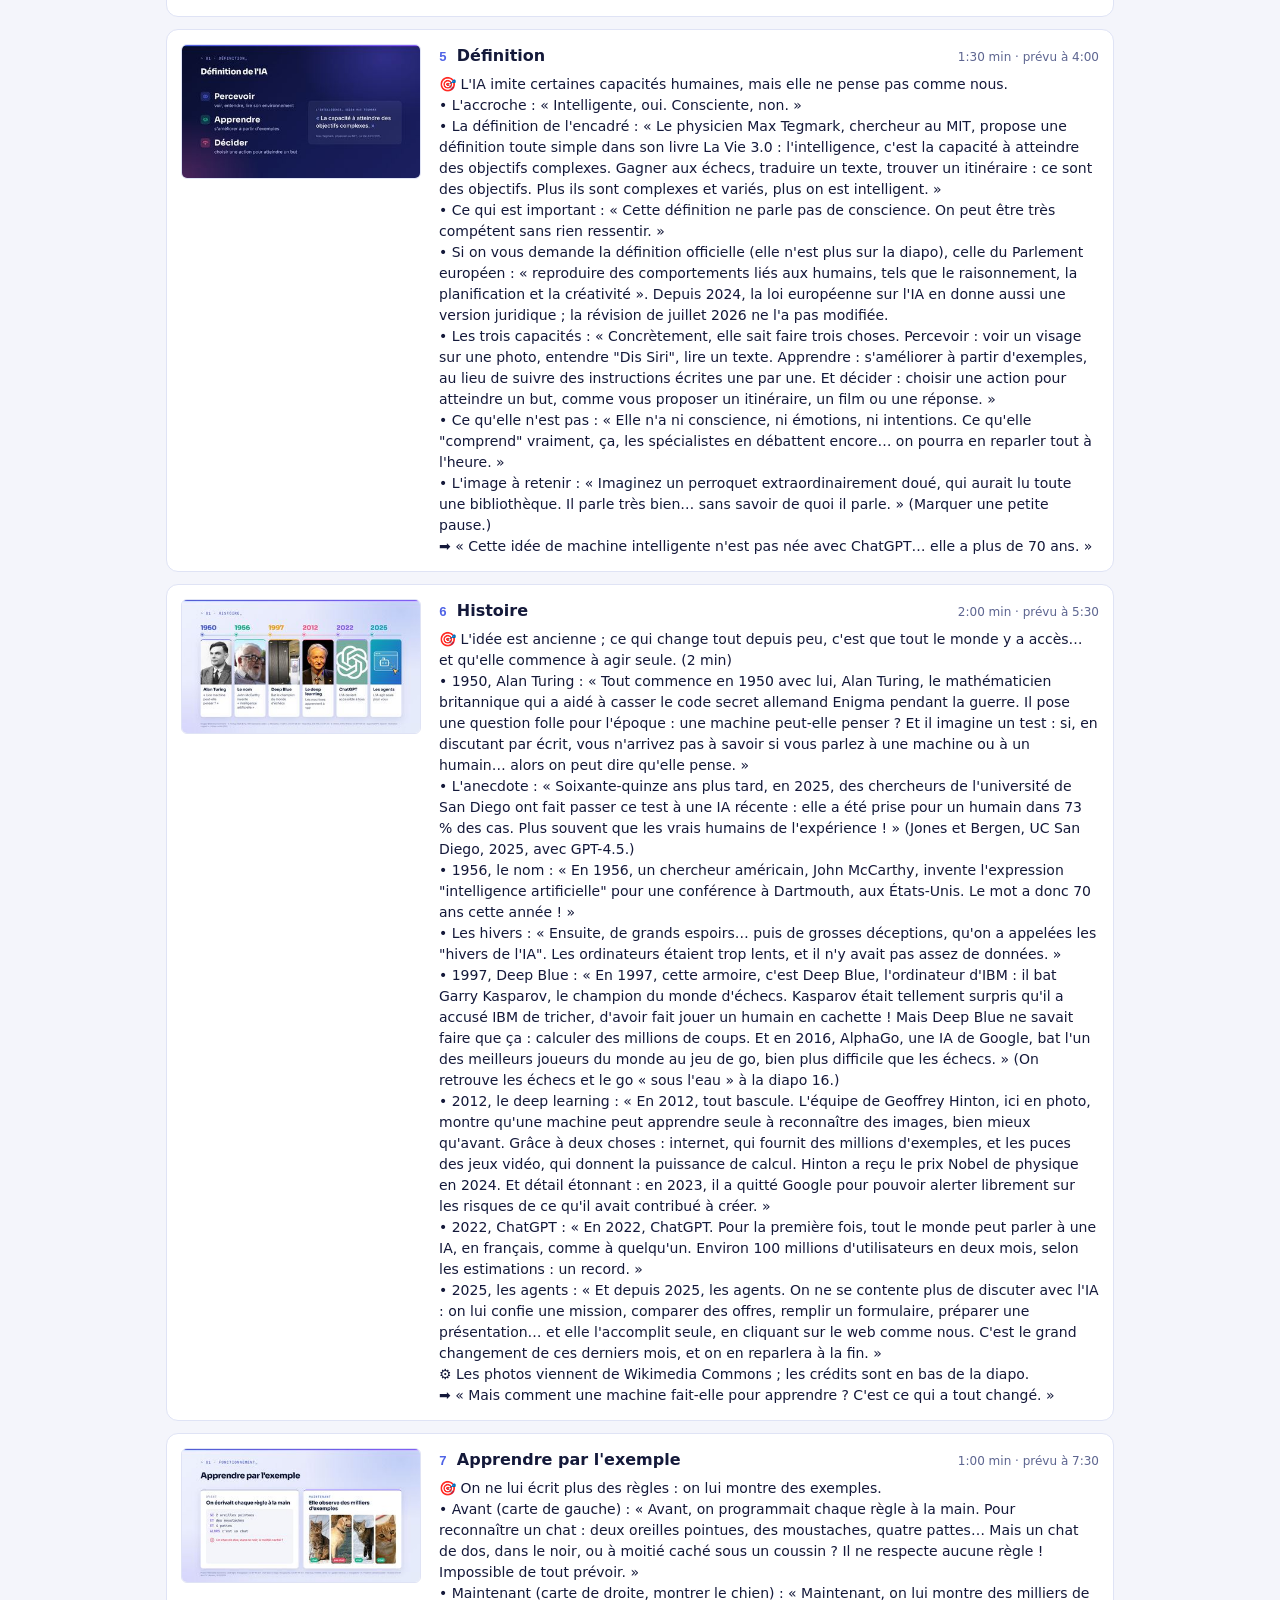
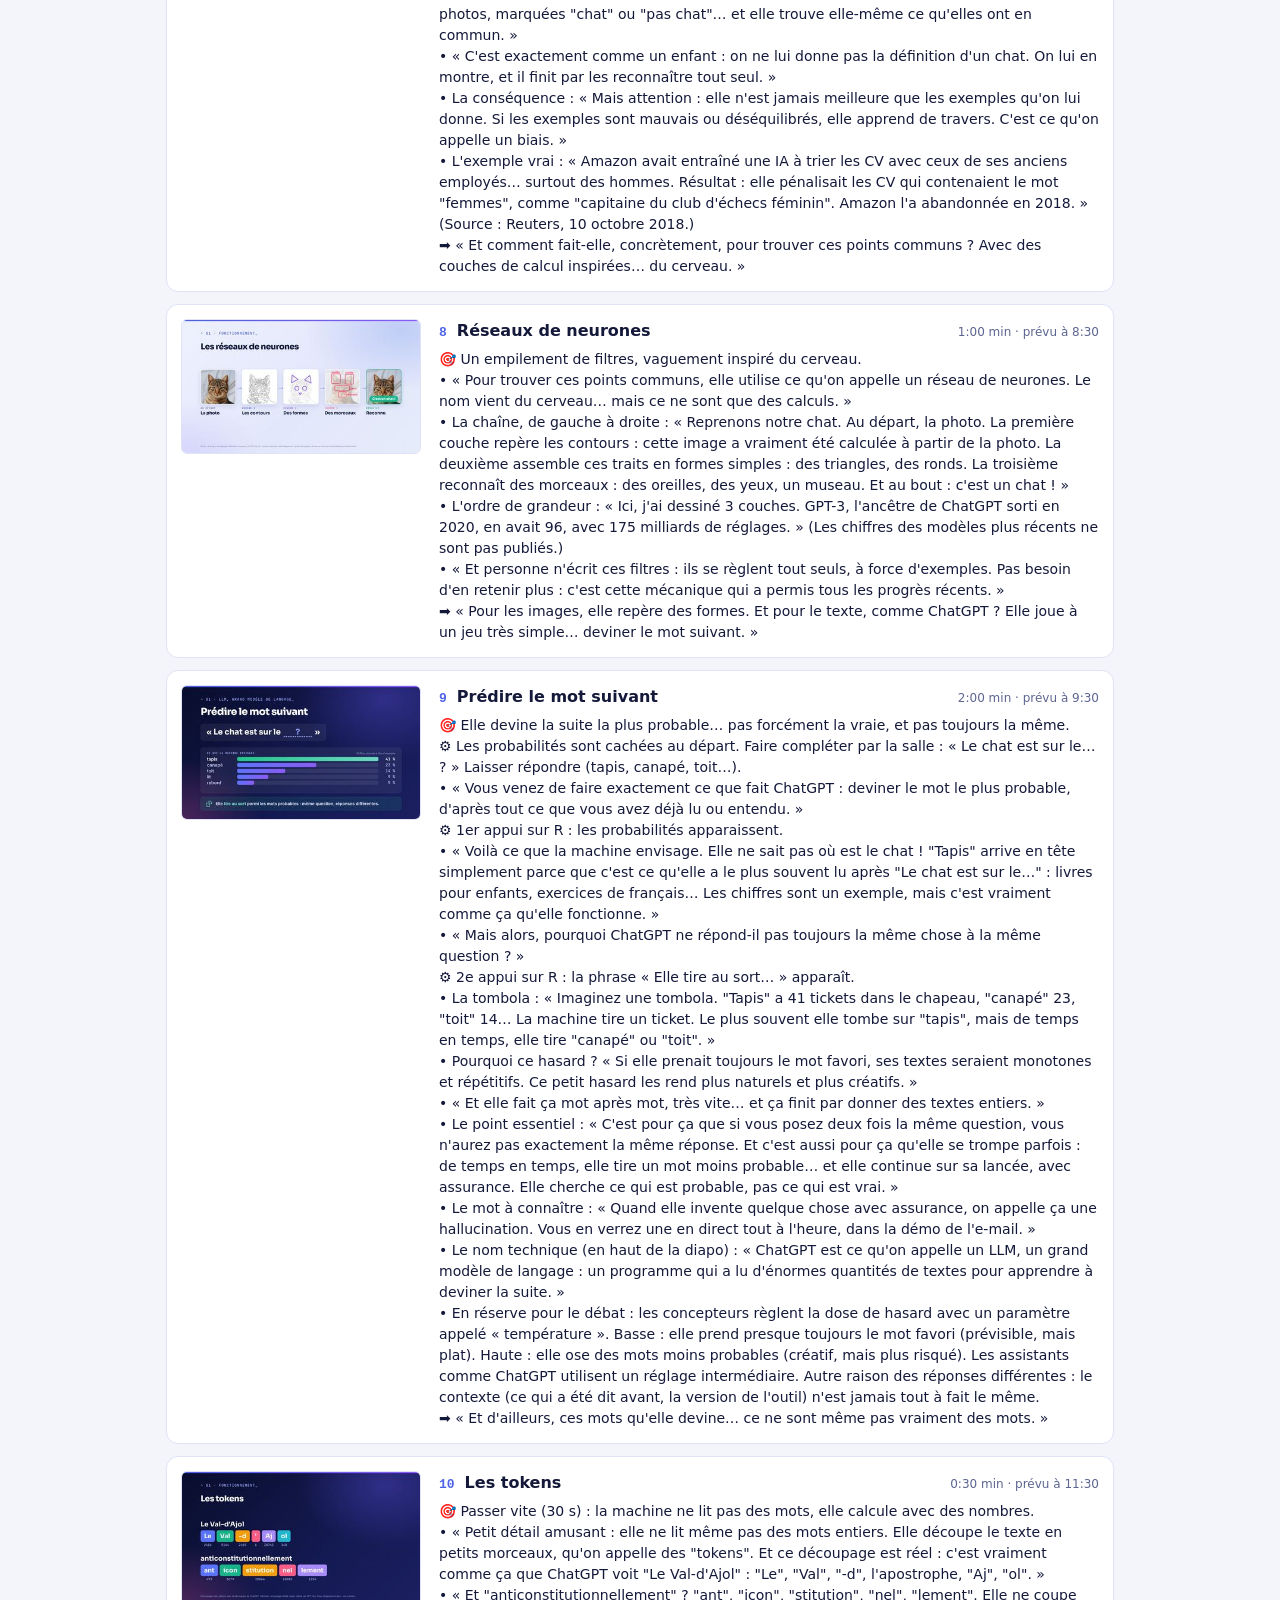
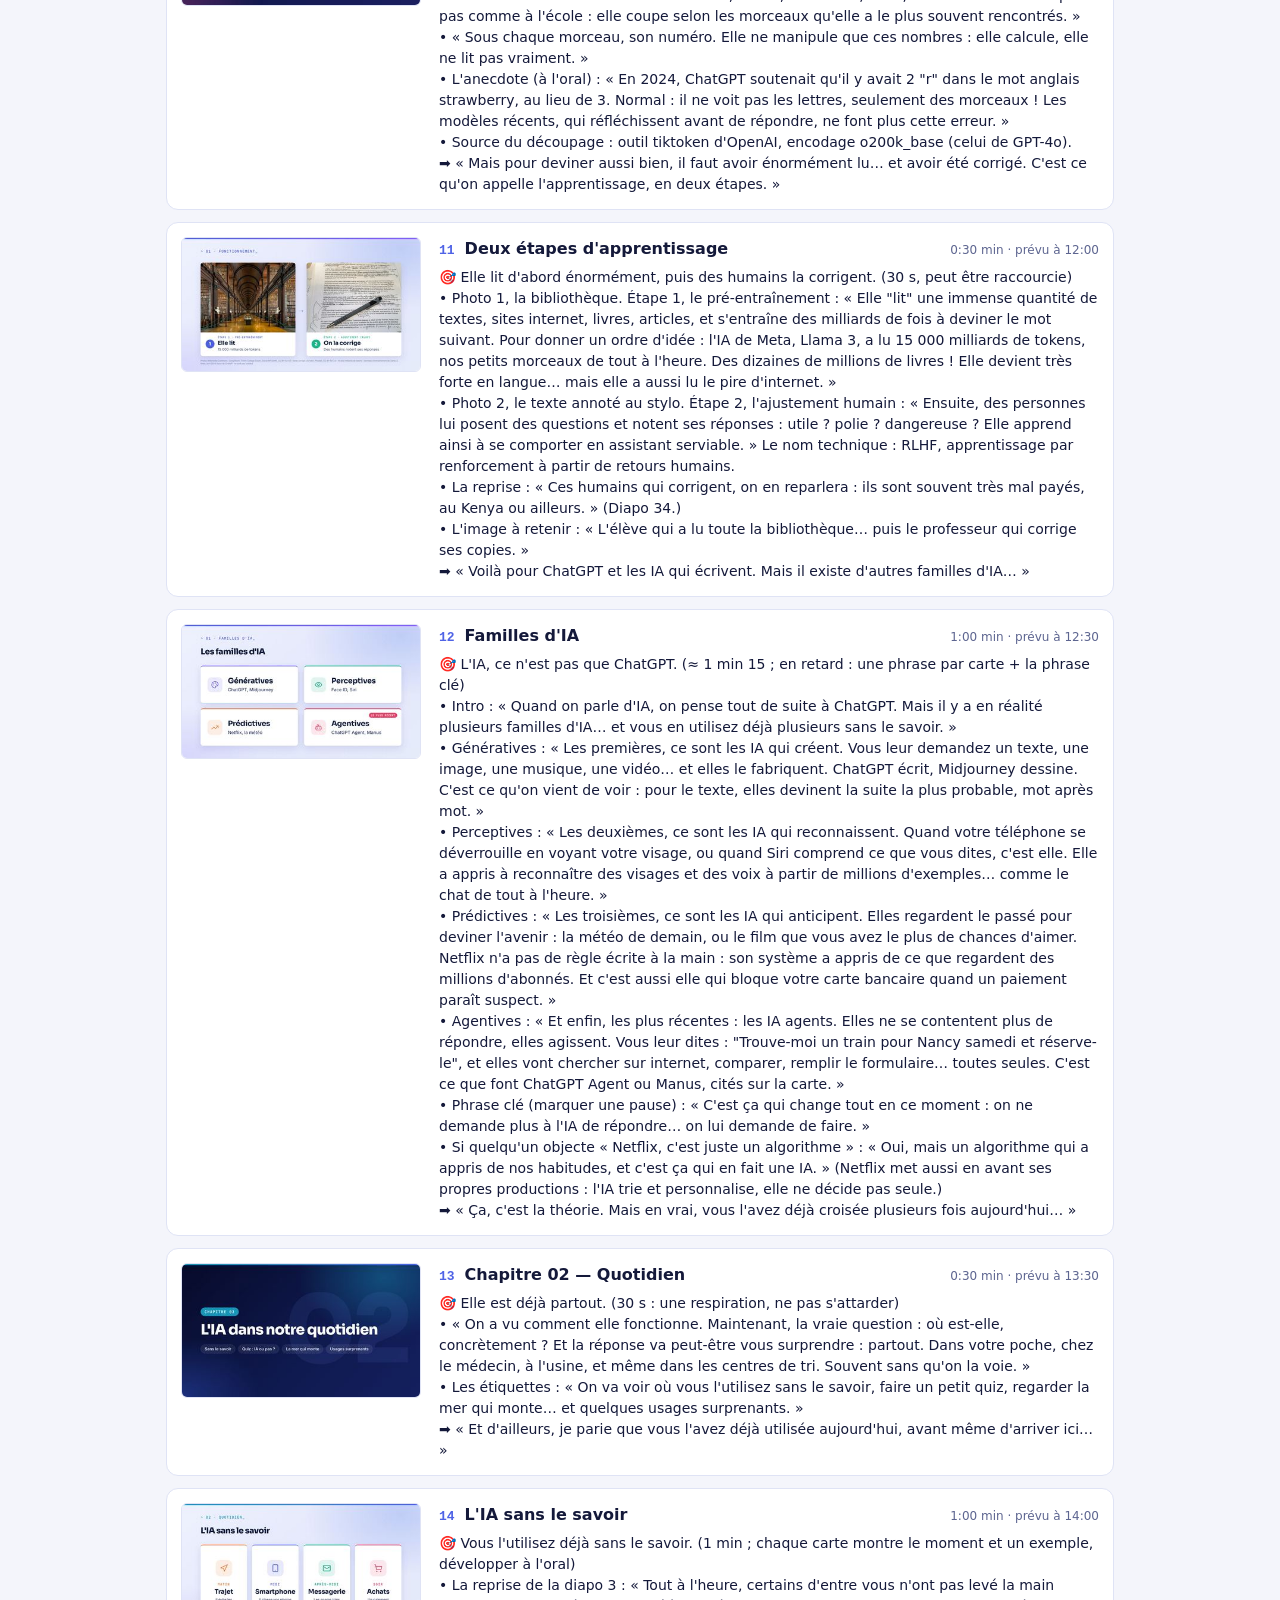
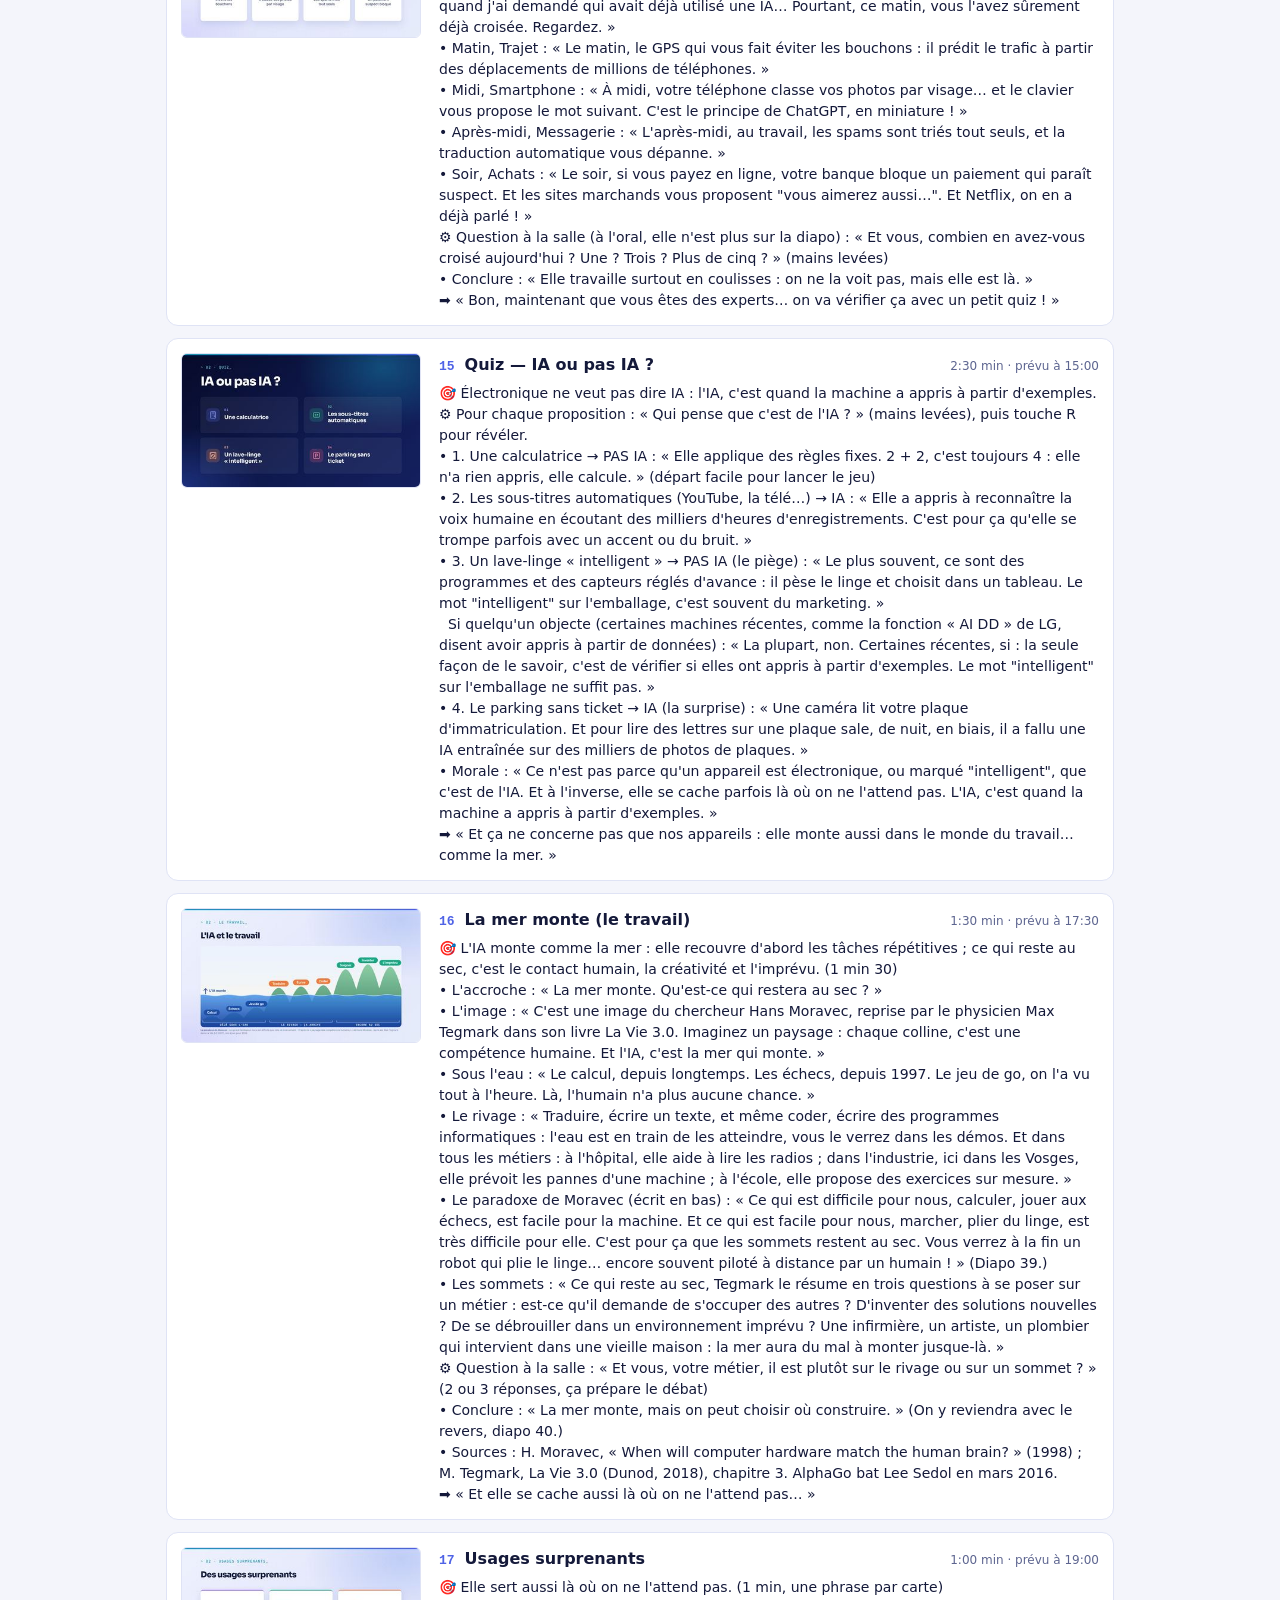
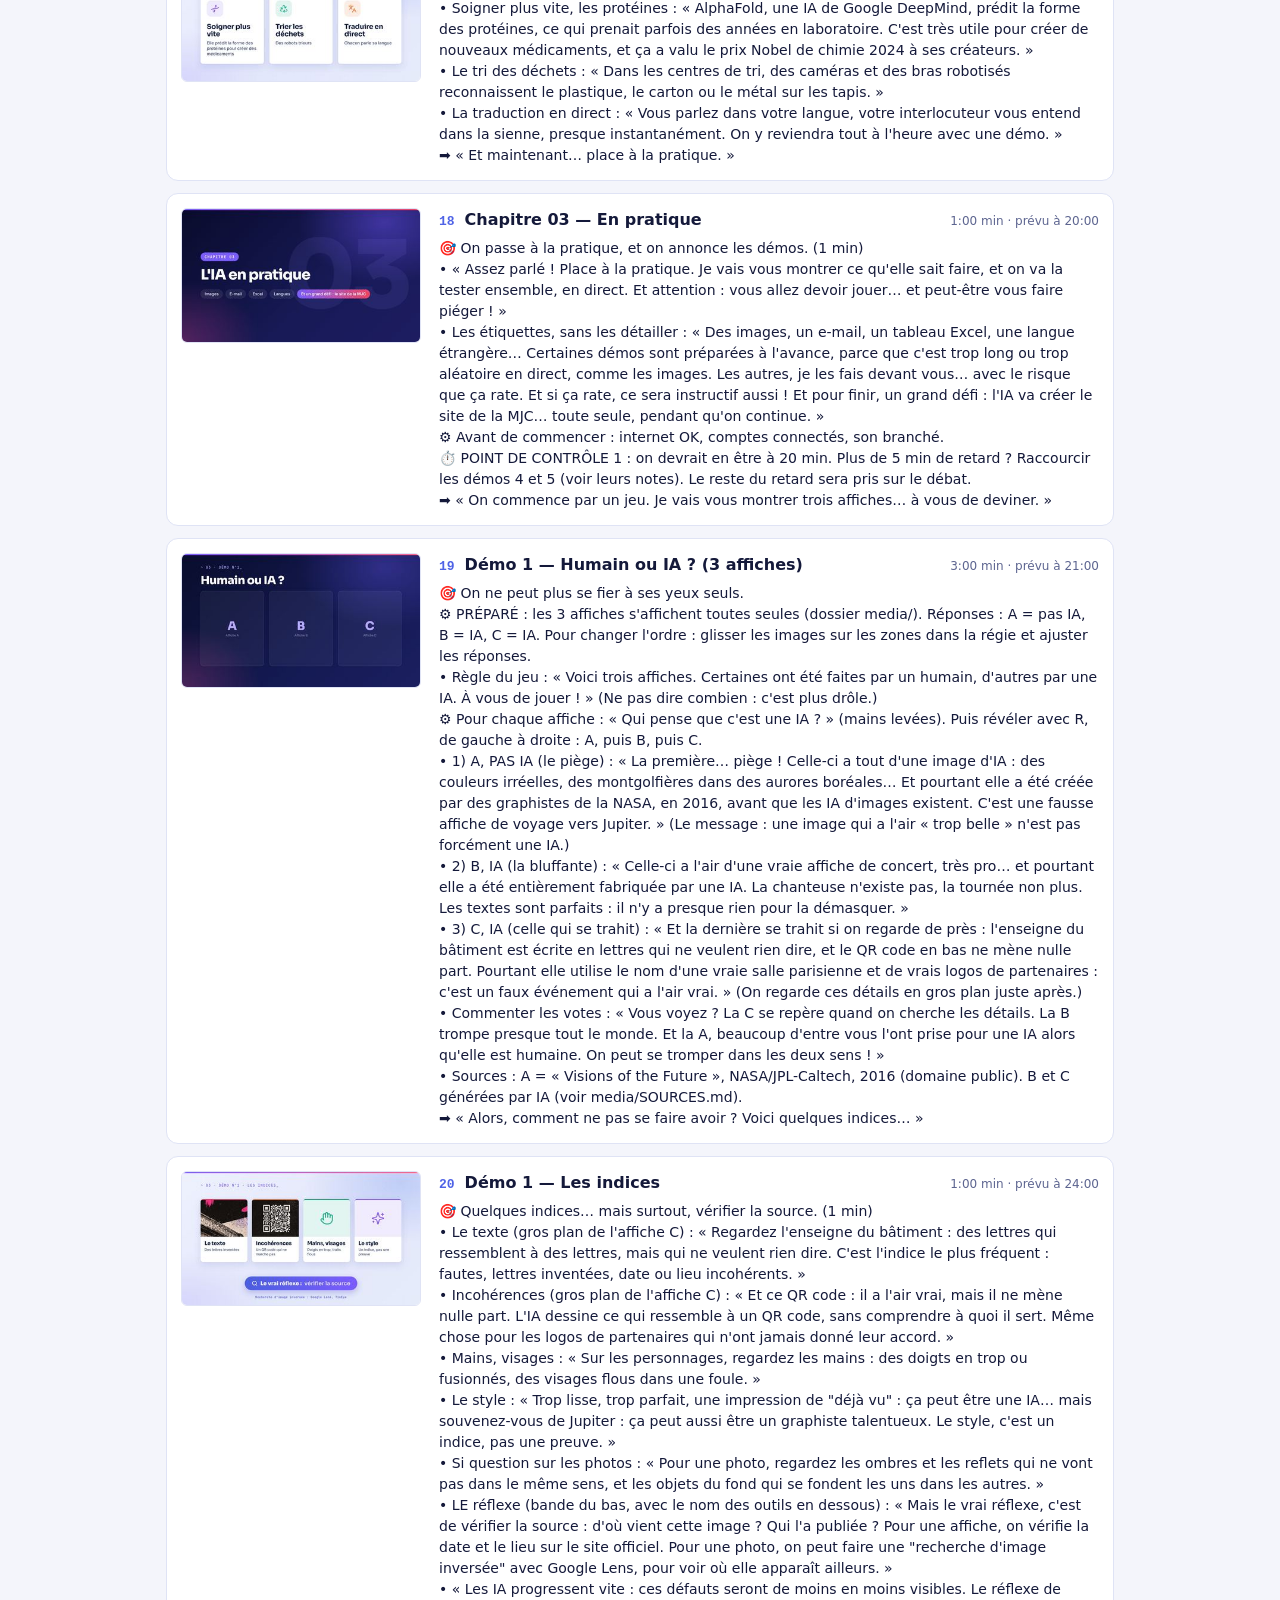
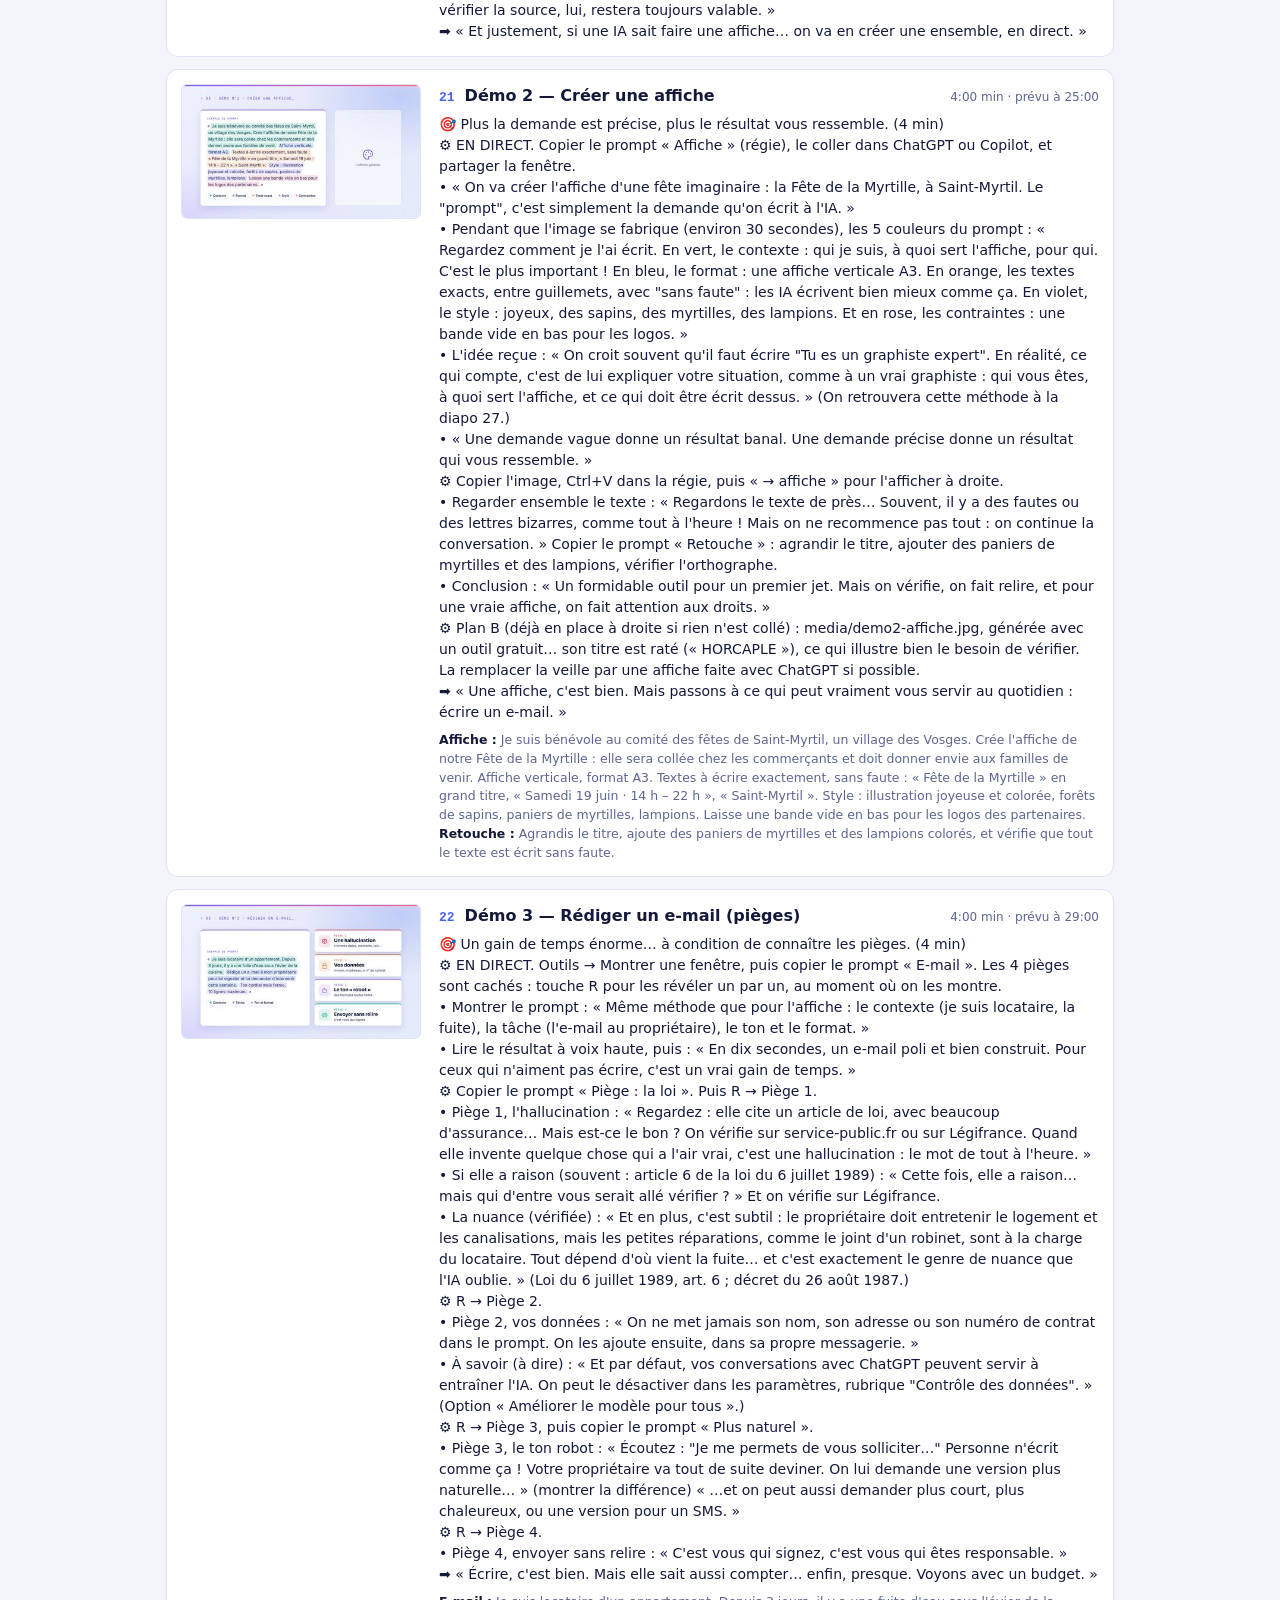
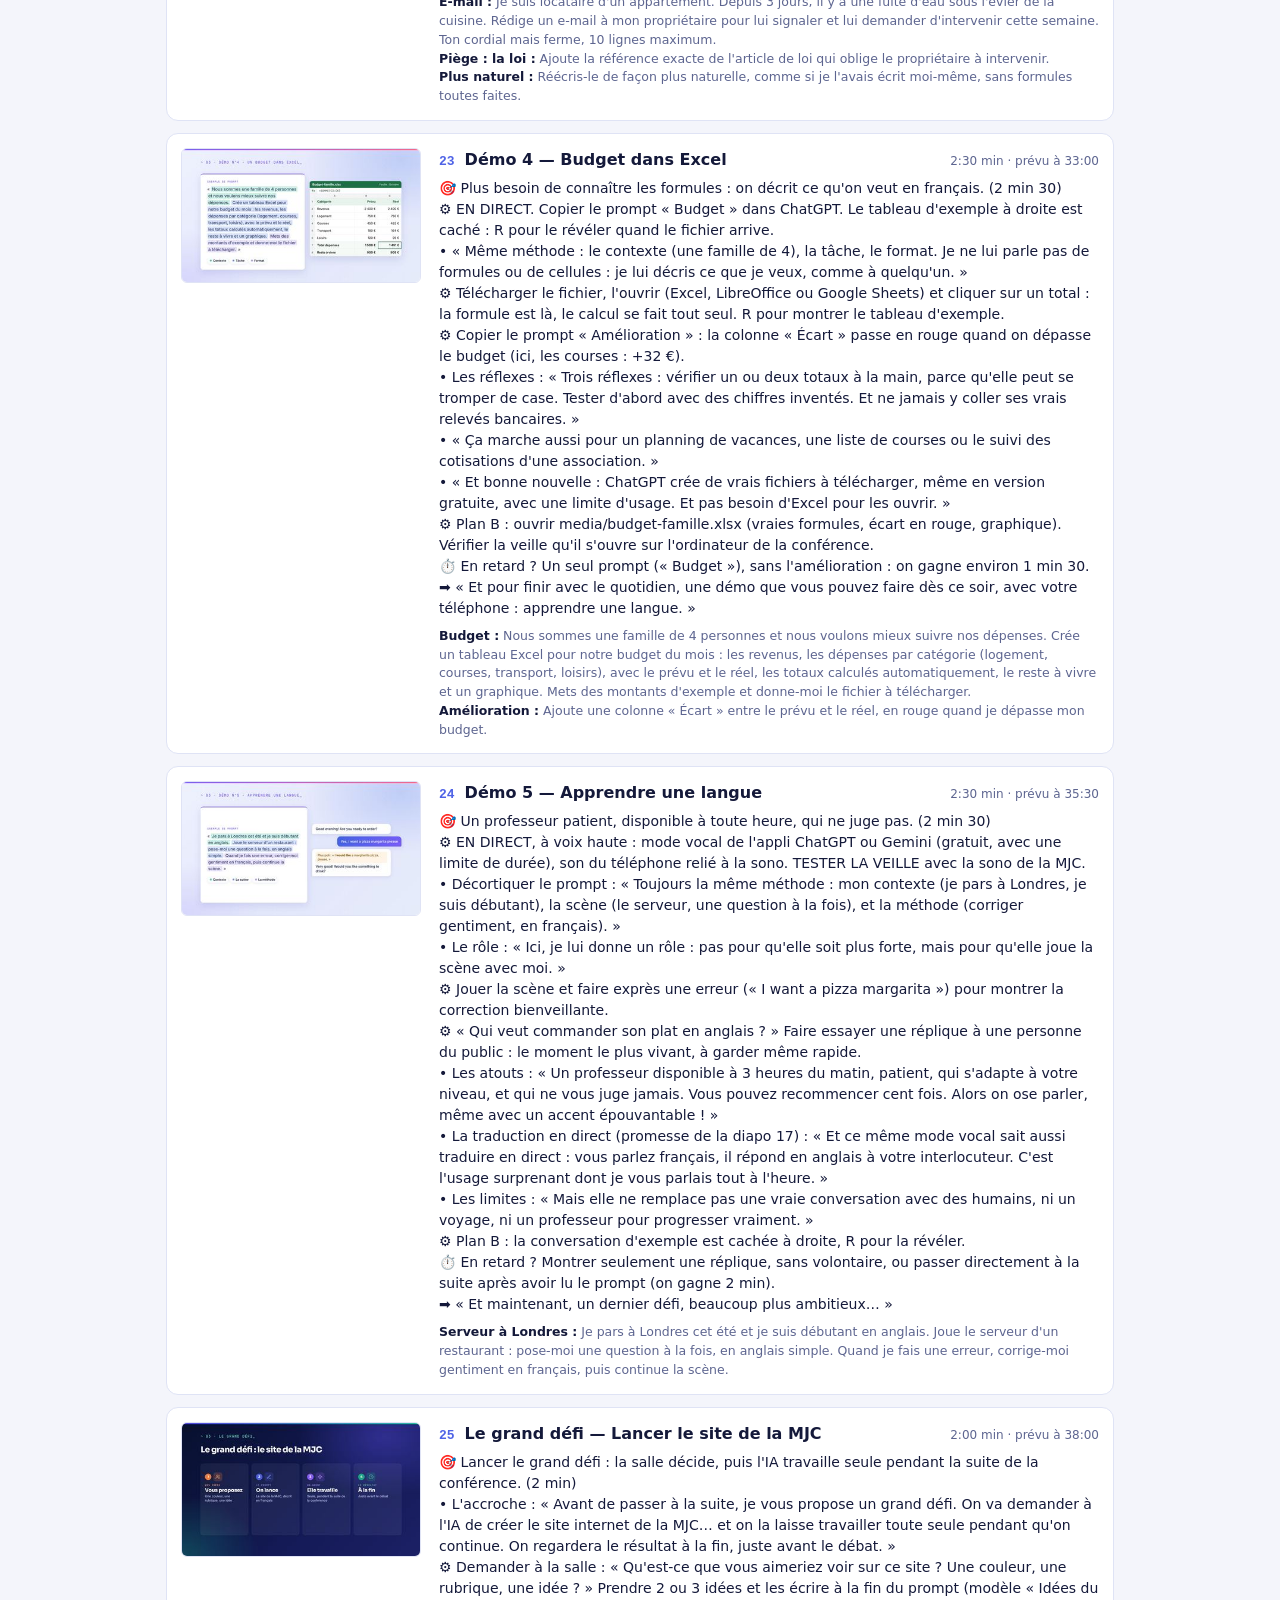
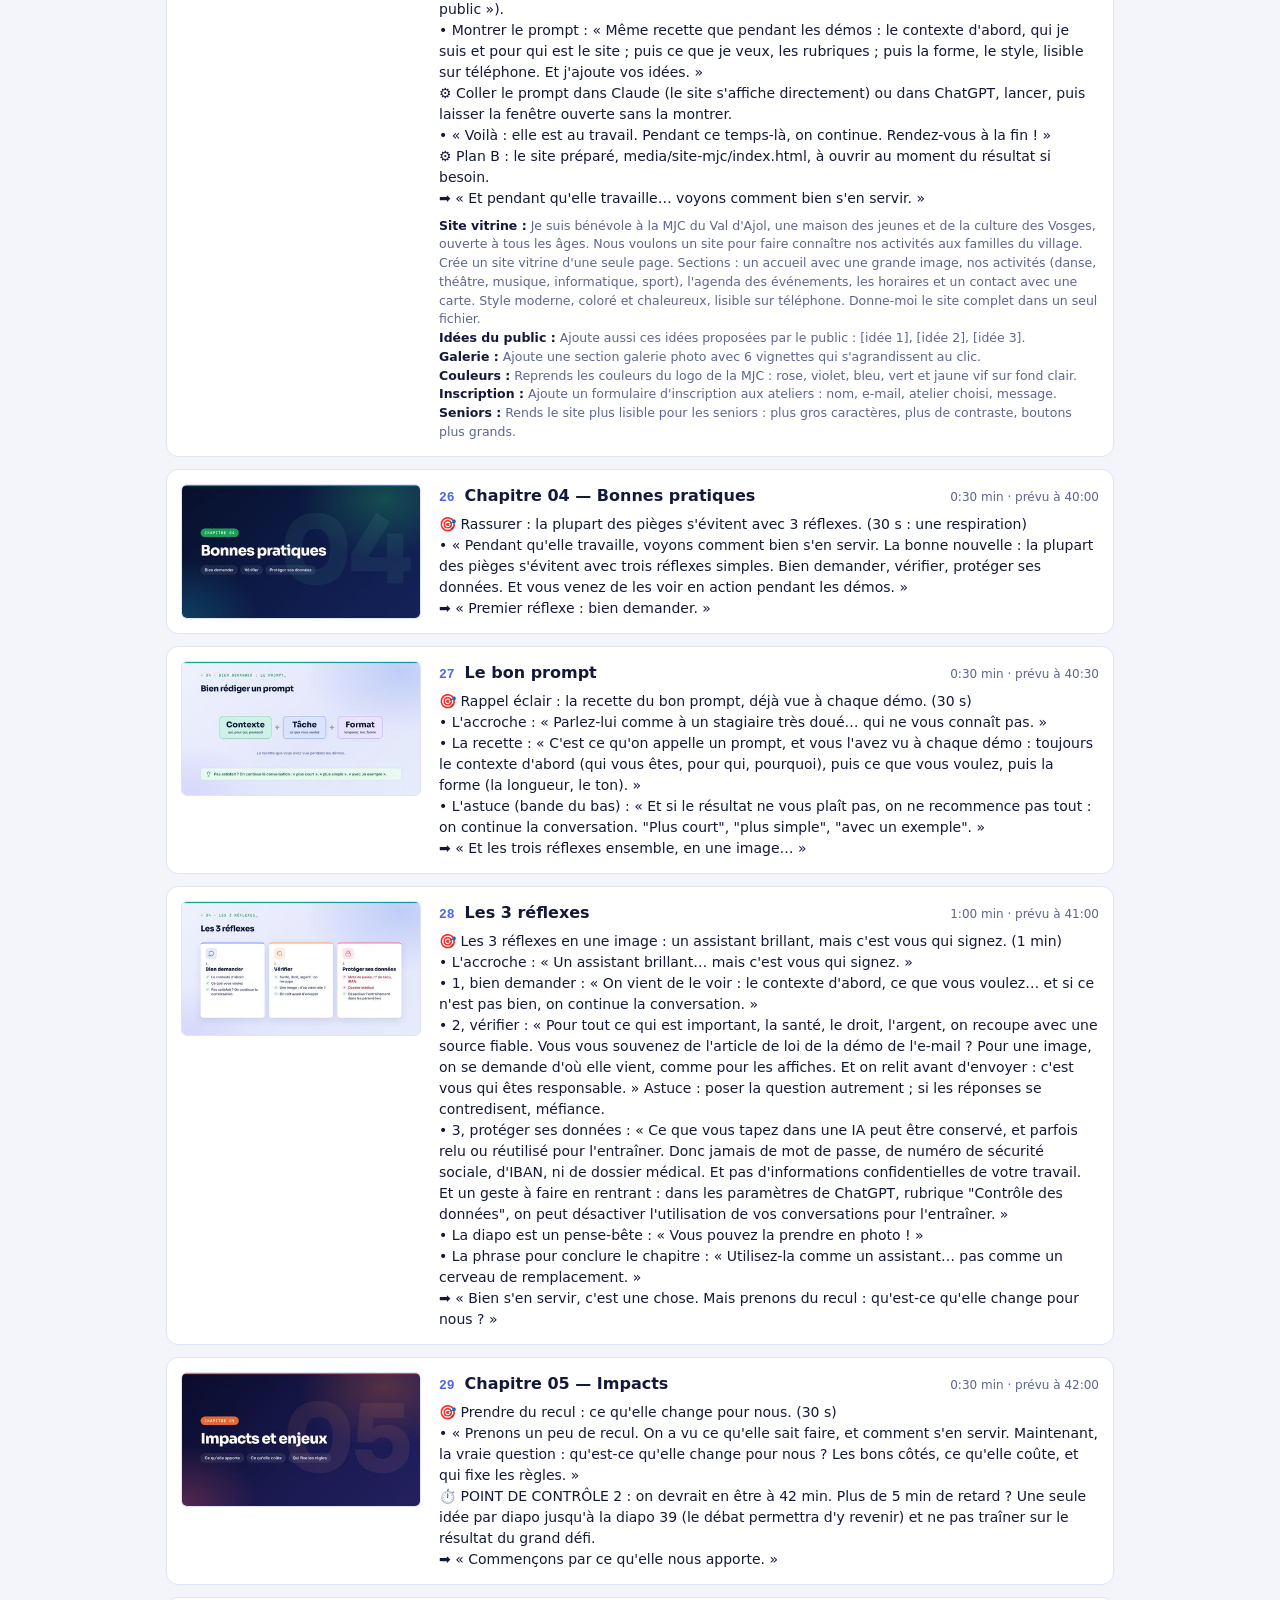
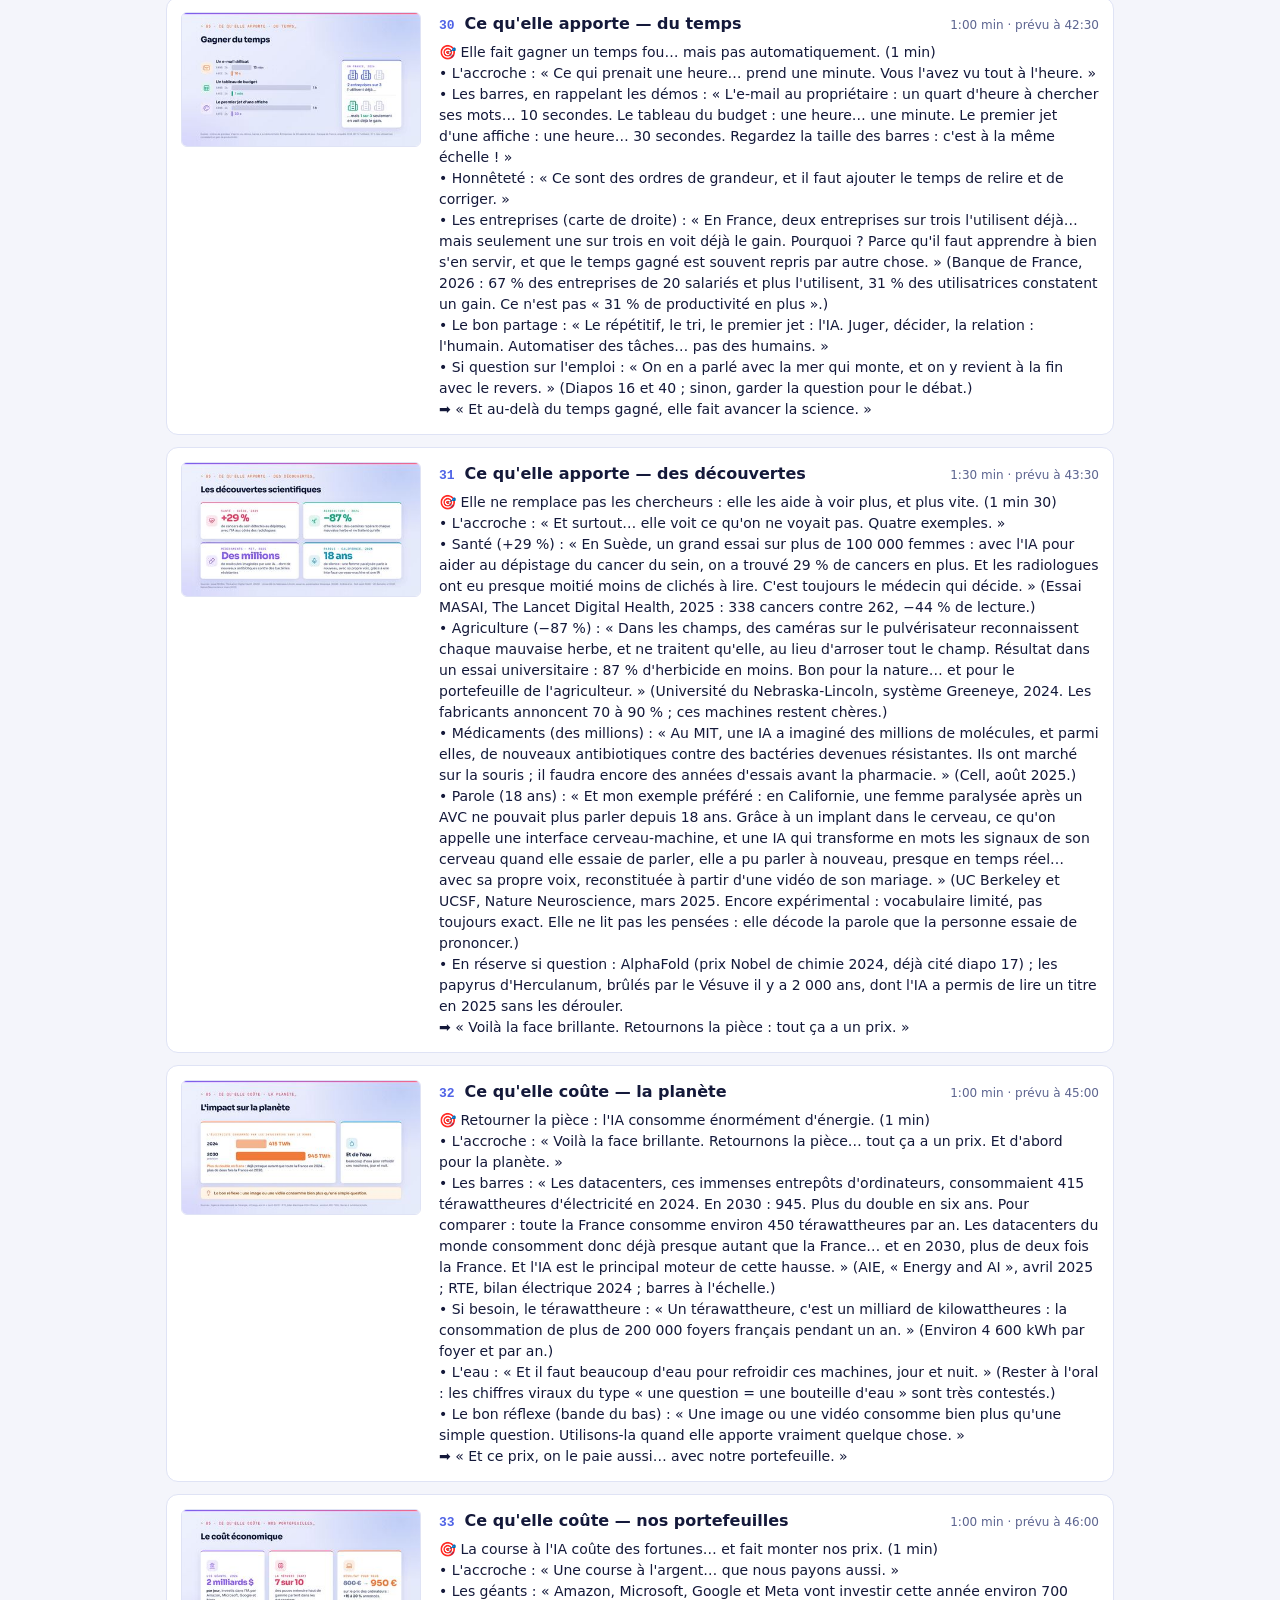
<file: notes.html>
<!doctype html>
<html lang="fr">
<head>
  <meta charset="utf-8">
  <meta name="viewport" content="width=device-width, initial-scale=1">
  <title>Notes de l'orateur</title>
  <link rel="icon" href="data:image/svg+xml,<svg xmlns='http://www.w3.org/2000/svg' viewBox='0 0 100 100'><text y='.9em' font-size='90'>🖨️</text></svg>">
  <style>
    :root { color-scheme: light; --ink: #14193a; --muted: #5d6590; --line: #dfe3f5; --accent: #4f63e6; }
    * { box-sizing: border-box; }
    body { margin: 0; background: #f4f5fb; color: var(--ink); font: 14px/1.5 system-ui, -apple-system, "Segoe UI", Roboto, sans-serif; }
    header { max-width: 980px; margin: 0 auto; padding: 28px 16px 8px; display: flex; flex-wrap: wrap; gap: 12px; align-items: end; justify-content: space-between; }
    h1 { margin: 0; font-size: 26px; }
    .sub { color: var(--muted); }
    button { font: inherit; padding: 8px 16px; border-radius: 8px; border: 0; background: var(--accent); color: #fff; font-weight: 600; cursor: pointer; }
    main { max-width: 980px; margin: 0 auto; padding: 8px 16px 40px; }
    .s { display: grid; grid-template-columns: 240px 1fr; gap: 18px; background: #fff; border: 1px solid var(--line); border-radius: 12px; padding: 14px; margin-top: 12px; break-inside: avoid; }
    .s img { width: 100%; aspect-ratio: 16/9; border-radius: 6px; display: block; border: 1px solid var(--line); }
    .head { display: flex; gap: 10px; align-items: baseline; flex-wrap: wrap; }
    .num { font: 700 13px ui-monospace, Menlo, monospace; color: var(--accent); }
    .title { font-weight: 700; font-size: 16px; }
    .min { margin-left: auto; font-size: 12px; color: var(--muted); white-space: nowrap; }
    .notes { white-space: pre-wrap; margin-top: 6px; }
    .prompts { margin-top: 8px; font-size: 12.5px; color: var(--muted); }
    .prompts b { color: var(--ink); }
    @media (max-width: 640px) { .s { grid-template-columns: 1fr; } }
    @media print {
      body { background: #fff; font-size: 11.5px; }
      header button { display: none; }
      header { padding-top: 0; }
      .s { grid-template-columns: 170px 1fr; padding: 8px; margin-top: 6px; border-radius: 6px; }
    }
  </style>
</head>
<body>
  <header>
    <div>
      <h1 id="t"></h1>
      <div class="sub" id="sub"></div>
    </div>
    <button onclick="print()">🖨️ Imprimer</button>
  </header>
  <main id="list"></main>
  <script src="js/deck.js"></script>
  <script>
    (function () {
      const esc = (s) => String(s ?? '').replace(/[&<>"']/g, (c) => ({ '&': '&amp;', '<': '&lt;', '>': '&gt;', '"': '&quot;', "'": '&#39;' }[c]));
      let local = {};
      try { local = JSON.parse(localStorage.getItem('wc:notes')) || {}; } catch {}
      const fmt = (m) => { const s = Math.round(m * 60); return `${Math.floor(s / 60)}:${String(s % 60).padStart(2, '0')}`; };
      let total = 0;
      const rows = [];
      for (let n = 1; n <= DECK.slideCount; n++) {
        const c = DECK.slides[n] || {};
        const start = total;
        total += c.minutes || 0;
        const notes = local[n] ?? c.notes ?? '';
        const prompts = (c.prompts || []).map((p) => `<div><b>${esc(p.label)} :</b> ${esc(p.text)}</div>`).join('');
        rows.push(`<section class="s"><img src="${DECK.thumb(n)}" alt="">
          <div><div class="head"><span class="num">${n}</span><span class="title">${esc(c.title || 'Diapo ' + n)}${c.skip ? ' · ⏭️ sautée par défaut' : ''}</span>
          <span class="min">${c.minutes ? `${fmt(c.minutes)} min · prévu à ${fmt(start)}` : ''}</span></div>
          <div class="notes">${esc(notes) || '<span class="sub">—</span>'}</div>
          ${prompts ? `<div class="prompts">${prompts}</div>` : ''}</div></section>`);
      }
      document.title = 'Notes — ' + DECK.title;
      document.getElementById('t').textContent = 'Notes de l\'orateur — ' + DECK.title;
      document.getElementById('sub').textContent = `${DECK.subtitle} · ${DECK.slideCount} diapos · durée prévue ≈ ${Math.round(total)} min, débat compris (maximum ${DECK.durationMinutes} min)`;
      document.getElementById('list').innerHTML = rows.join('');
    })();
  </script>
</body>
</html>
</file>
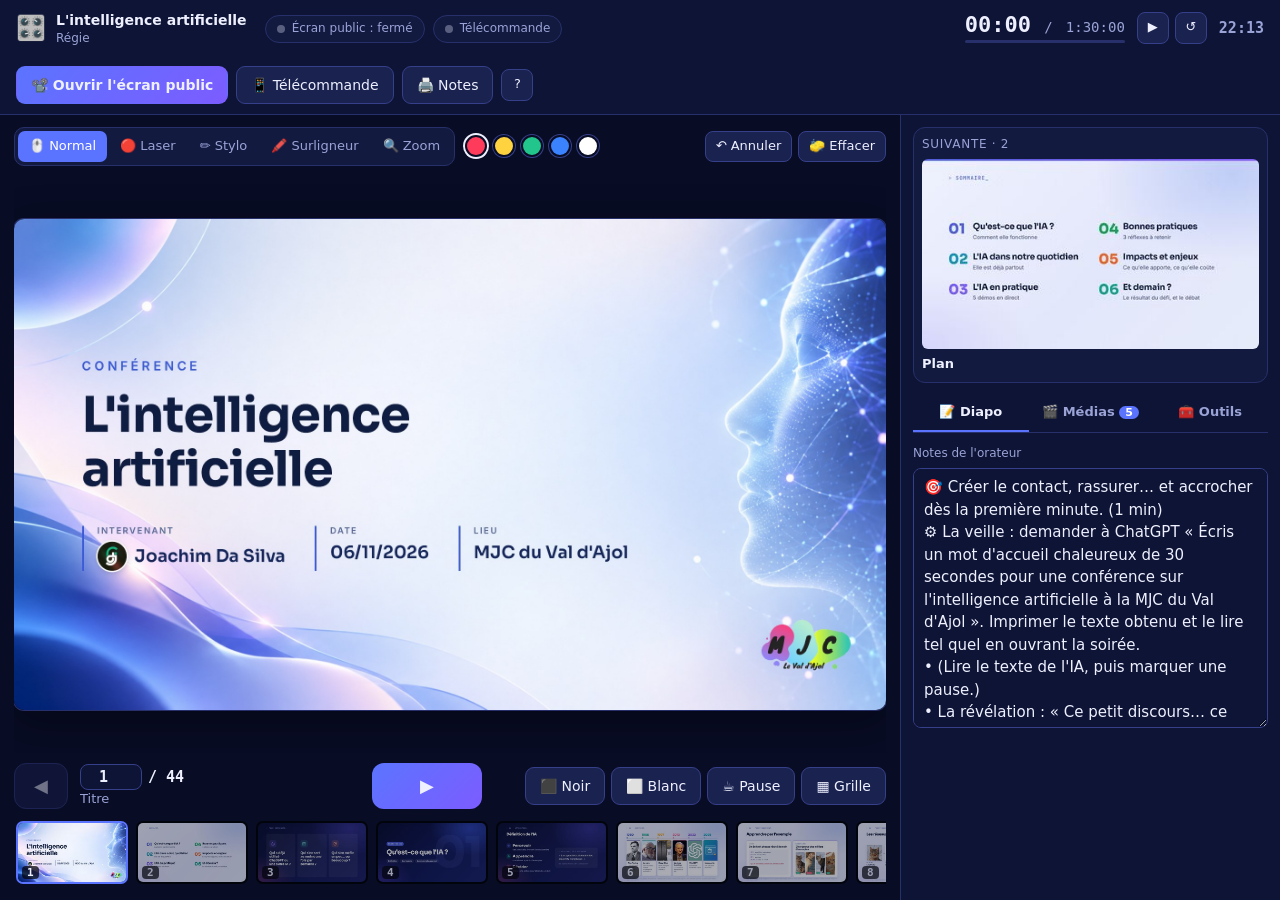
<file: regie.html>
<!doctype html>
<html lang="fr">
<head>
  <meta charset="utf-8">
  <meta name="viewport" content="width=device-width, initial-scale=1">
  <title>Régie</title>
  <link rel="icon" href="data:image/svg+xml,<svg xmlns='http://www.w3.org/2000/svg' viewBox='0 0 100 100'><text y='.9em' font-size='90'>🎛️</text></svg>">
  <link rel="stylesheet" href="css/app.css">
</head>
<body class="regie">
  <header class="topbar">
    <div class="brand">
      <span class="brand-icon">🎛️</span>
      <div>
        <div class="brand-title" id="deck-title"></div>
        <div class="brand-sub">Régie</div>
      </div>
    </div>
    <div class="status">
      <span class="pill" id="st-screen" title="État de l'écran public"><i></i><span>Écran public</span></span>
      <span class="pill" id="st-remote" title="Télécommande mobile"><i></i><span>Télécommande</span></span>
    </div>
    <div class="timer" id="timer">
      <div class="timer-main">
        <span class="timer-elapsed" id="t-elapsed">00:00</span>
        <span class="timer-sep">/</span>
        <span class="timer-target" id="t-target"></span>
      </div>
      <div class="timer-bar"><span id="t-bar"></span></div>
      <div class="timer-ctrl">
        <button class="icon-btn" id="t-toggle" title="Démarrer / mettre en pause le chrono">▶</button>
        <button class="icon-btn" id="t-reset" title="Remettre le chrono à zéro">↺</button>
        <span class="timer-clock" id="t-clock"></span>
      </div>
      <div class="timer-pace" id="t-pace" title="Comparaison avec le minutage prévu dans les notes"></div>
    </div>
    <div class="top-actions">
      <button class="btn btn-primary" id="open-screen">📽️ Ouvrir l'écran public</button>
      <button class="btn" id="open-remote">📱 Télécommande</button>
      <a class="btn" href="notes.html" target="_blank" title="Notes de l'orateur à imprimer">🖨️ Notes</a>
      <button class="icon-btn" id="open-help" title="Raccourcis clavier">?</button>
    </div>
  </header>

  <main class="regie-main">
    <section class="col-main">
      <div class="toolbar" role="toolbar" aria-label="Outils de pointage">
        <div class="seg" id="tools">
          <button data-tool="none" class="is-on" title="Aucun outil">🖱️ Normal</button>
          <button data-tool="laser" title="Pointeur laser (L)">🔴 Laser</button>
          <button data-tool="pen" title="Stylo (D)">✏️ Stylo</button>
          <button data-tool="hl" title="Surligneur (H)">🖍️ Surligneur</button>
          <button data-tool="zoom" title="Zoom : cliquez sur une zone (Z)">🔍 Zoom</button>
        </div>
        <div class="colors" id="colors">
          <button data-color="#ff3b5c" class="is-on" style="--c:#ff3b5c" title="Rouge"></button>
          <button data-color="#ffd23f" style="--c:#ffd23f" title="Jaune"></button>
          <button data-color="#22c58b" style="--c:#22c58b" title="Vert"></button>
          <button data-color="#3b82ff" style="--c:#3b82ff" title="Bleu"></button>
          <button data-color="#ffffff" style="--c:#ffffff" title="Blanc"></button>
        </div>
        <div class="toolbar-end">
          <button class="btn btn-sm" id="ink-undo" title="Annuler le dernier trait">↶ Annuler</button>
          <button class="btn btn-sm" id="ink-clear" title="Effacer les annotations (C)">🧽 Effacer</button>
        </div>
      </div>

      <div class="cur-wrap">
        <div id="cur-host" class="stage-host"></div>
        <div class="cur-badges" id="cur-badges"></div>
      </div>

      <div class="navbar">
        <button class="nav-btn" id="nav-prev" title="Précédente (←)">◀</button>
        <div class="nav-info">
          <div class="nav-num"><input id="nav-input" type="number" min="1" aria-label="Aller à la diapo"> <span id="nav-total"></span></div>
          <div class="nav-title" id="nav-title"></div>
        </div>
        <button class="nav-btn nav-next" id="nav-next" title="Suivante (→, espace)">▶</button>
        <div class="nav-quick">
          <button class="btn" data-blank="black" title="Écran noir (B)">⬛ Noir</button>
          <button class="btn" data-blank="white" title="Écran blanc (W)">⬜ Blanc</button>
          <button class="btn" data-blank="pause" title="Écran de pause (P)">☕ Pause</button>
          <button class="btn" id="open-grid" title="Toutes les diapos (G)">▦ Grille</button>
        </div>
      </div>

      <div class="filmstrip" id="filmstrip"></div>
    </section>

    <aside class="col-side">
      <div class="live" id="live" hidden>
        <div class="live-head">
          <span class="live-dot"></span>
          <span class="live-label" id="live-label">À l'écran</span>
          <button class="btn btn-sm btn-danger" id="live-close" title="Fermer (Échap)">✕ Fermer</button>
        </div>
        <div class="vctl" id="vctl" hidden>
          <div class="vctl-row">
            <button class="icon-btn" data-v="restart" title="Revenir au début">⏮</button>
            <button class="icon-btn" data-v="rel" data-d="-10" title="Reculer de 10 s">−10</button>
            <button class="icon-btn icon-btn-lg" id="v-toggle" title="Lecture / pause (K)">▶</button>
            <button class="icon-btn" data-v="rel" data-d="10" title="Avancer de 10 s">+10</button>
            <button class="icon-btn" id="v-mute" title="Couper le son">🔊</button>
            <input type="range" id="v-vol" min="0" max="1" step="0.05" value="1" aria-label="Volume">
            <label class="chk" title="Lire en boucle"><input type="checkbox" id="v-loop"> 🔁</label>
          </div>
          <div class="vctl-row">
            <span class="vtime" id="v-time">00:00</span>
            <input type="range" id="v-seek" min="0" max="1000" value="0" aria-label="Position">
            <span class="vtime" id="v-dur">00:00</span>
          </div>
        </div>
      </div>

      <div class="next">
        <div class="next-label">Suivante <span id="next-num"></span></div>
        <img id="next-img" alt="">
        <div class="next-title" id="next-title"></div>
      </div>

      <div class="tabs" role="tablist">
        <button role="tab" data-tab="slide" class="is-on">📝 Diapo</button>
        <button role="tab" data-tab="media">🎬 Médias <span class="count" id="media-count"></span></button>
        <button role="tab" data-tab="tools">🧰 Outils</button>
      </div>

      <div class="tab-panel" data-panel="slide">
        <label class="field-label" for="notes">Notes de l'orateur</label>
        <textarea id="notes" class="notes" placeholder="Vos notes pour cette diapo (enregistrées sur cet ordinateur)…"></textarea>
        <div id="interactions"></div>
        <div id="slide-media"></div>
      </div>

      <div class="tab-panel" data-panel="media" hidden>
        <div class="drop" id="drop">
          <div>Glissez ici des <strong>vidéos, images ou sons</strong>,<br>ou collez une image (<kbd>Ctrl</kbd>+<kbd>V</kbd>).</div>
          <label class="btn btn-sm">📂 Choisir des fichiers<input type="file" id="file-input" multiple accept="video/*,image/*,audio/*" hidden></label>
        </div>
        <form class="url-form" id="url-form">
          <input type="url" id="url-input" placeholder="Lien YouTube, vidéo, image ou page web…" required>
          <button class="btn btn-sm" type="submit">Ajouter</button>
        </form>
        <div class="lib" id="lib"></div>
      </div>

      <div class="tab-panel" data-panel="tools" hidden>
        <div class="tool-card">
          <h3>💬 Message à l'écran</h3>
          <textarea id="msg-text" rows="2" placeholder="Ex. : Posez vos questions !"></textarea>
          <div class="row">
            <select id="msg-style" aria-label="Style du message">
              <option value="center">Plein écran</option>
              <option value="banner">Bandeau en bas</option>
            </select>
            <button class="btn btn-sm btn-primary" id="msg-show">Afficher</button>
            <button class="btn btn-sm" id="msg-hide">Masquer</button>
          </div>
          <div class="chips" id="msg-presets"></div>
        </div>

        <div class="tool-card">
          <h3>⏱️ Compte à rebours</h3>
          <div class="chips">
            <button class="chip" data-cd="30">30 s</button>
            <button class="chip" data-cd="60">1 min</button>
            <button class="chip" data-cd="120">2 min</button>
            <button class="chip" data-cd="300">5 min</button>
            <button class="chip" data-cd="600">10 min</button>
            <button class="chip" data-cd="900">15 min</button>
          </div>
          <div class="row">
            <label class="chk"><input type="checkbox" id="cd-big" checked> En grand</label>
            <button class="btn btn-sm" id="cd-add">+30 s</button>
            <button class="btn btn-sm" id="cd-stop">Arrêter</button>
            <span class="cd-local" id="cd-local"></span>
          </div>
        </div>

        <div class="tool-card">
          <h3>🖥️ Montrer une fenêtre en direct</h3>
          <p class="muted">Idéal pour les démos : partagez l'onglet du chatbot, il s'affiche sur le projecteur sans quitter la présentation.</p>
          <div class="row">
            <button class="btn btn-sm btn-primary" id="share-start">Partager une fenêtre</button>
            <button class="btn btn-sm" id="share-stop" disabled>Arrêter le partage</button>
          </div>
        </div>

        <div class="tool-card">
          <h3>📱 QR code à l'écran</h3>
          <p class="muted">Pour que le public ouvre un lien sur son téléphone (le site créé en direct, une ressource…).</p>
          <input type="url" id="qr-url" placeholder="https://…">
          <input type="text" id="qr-title" placeholder="Titre (facultatif) : Le site de la MJC" style="margin-top:6px">
          <div class="row">
            <button class="btn btn-sm btn-primary" id="qr-show">Afficher le QR code</button>
            <button class="btn btn-sm" id="qr-hide">Masquer</button>
          </div>
        </div>

        <div class="tool-card">
          <h3>☕ Écran de pause</h3>
          <input type="text" id="pause-text">
          <div class="row"><button class="btn btn-sm" id="pause-show">Afficher / masquer la pause</button></div>
        </div>
      </div>
    </aside>
  </main>

  <dialog id="grid-dlg" class="dlg dlg-wide">
    <div class="dlg-head"><h2>Toutes les diapos</h2><button class="icon-btn" data-close>✕</button></div>
    <div class="grid" id="grid"></div>
  </dialog>

  <dialog id="remote-dlg" class="dlg">
    <div class="dlg-head"><h2>📱 Télécommande mobile</h2><button class="icon-btn" data-close>✕</button></div>
    <div class="remote-body">
      <div class="qr" id="qr"></div>
      <div>
        <p>Scannez ce QR code avec votre téléphone pour piloter la présentation : diapos, vidéos, pointeur laser, notes et chrono.</p>
        <p class="muted" id="remote-state">Connexion au relais…</p>
        <input type="text" id="remote-link" readonly>
        <div class="row">
          <button class="btn btn-sm" id="remote-copy">Copier le lien</button>
          <button class="btn btn-sm" id="remote-new" title="Nouveau lien : les anciennes télécommandes sont déconnectées">Nouveau lien</button>
        </div>
        <p class="muted small">Le téléphone et cet ordinateur doivent avoir accès à internet (connexion directe WebRTC, idéalement sur le même Wi-Fi).</p>
      </div>
    </div>
  </dialog>

  <dialog id="help-dlg" class="dlg">
    <div class="dlg-head"><h2>Raccourcis clavier</h2><button class="icon-btn" data-close>✕</button></div>
    <table class="keys">
      <tr><td><kbd>→</kbd> <kbd>Espace</kbd> <kbd>Page ↓</kbd></td><td>Diapo suivante (ferme d'abord le média affiché)</td></tr>
      <tr><td><kbd>←</kbd> <kbd>Page ↑</kbd></td><td>Diapo précédente</td></tr>
      <tr><td><kbd>12</kbd> puis <kbd>Entrée</kbd></td><td>Aller à la diapo 12</td></tr>
      <tr><td><kbd>Début</kbd> / <kbd>Fin</kbd></td><td>Première / dernière diapo</td></tr>
      <tr><td><kbd>B</kbd> <kbd>.</kbd> / <kbd>W</kbd></td><td>Écran noir / blanc</td></tr>
      <tr><td><kbd>P</kbd></td><td>Écran de pause</td></tr>
      <tr><td><kbd>L</kbd> <kbd>D</kbd> <kbd>H</kbd> <kbd>Z</kbd></td><td>Laser, stylo, surligneur, zoom</td></tr>
      <tr><td><kbd>C</kbd></td><td>Effacer les annotations</td></tr>
      <tr><td><kbd>K</kbd></td><td>Lecture / pause de la vidéo</td></tr>
      <tr><td><kbd>R</kbd></td><td>Révéler la réponse suivante (quiz)</td></tr>
      <tr><td><kbd>G</kbd></td><td>Grille des diapos</td></tr>
      <tr><td><kbd>T</kbd></td><td>Démarrer / pause chrono</td></tr>
      <tr><td><kbd>Échap</kbd></td><td>Fermer le média, le zoom ou l'écran noir</td></tr>
    </table>
    <p class="muted small">Les télécommandes de présentation (clickers) fonctionnent dans la régie comme sur l'écran public.</p>
  </dialog>

  <div class="toasts" id="toasts"></div>

  <script src="js/deck.js"></script>
  <script src="js/core.js"></script>
  <script src="js/stage.js"></script>
  <script src="js/rtc.js"></script>
  <script src="vendor/qrcode.min.js"></script>
  <script src="vendor/peerjs.min.js"></script>
  <script src="js/regie.js"></script>
</body>
</html>
</file>
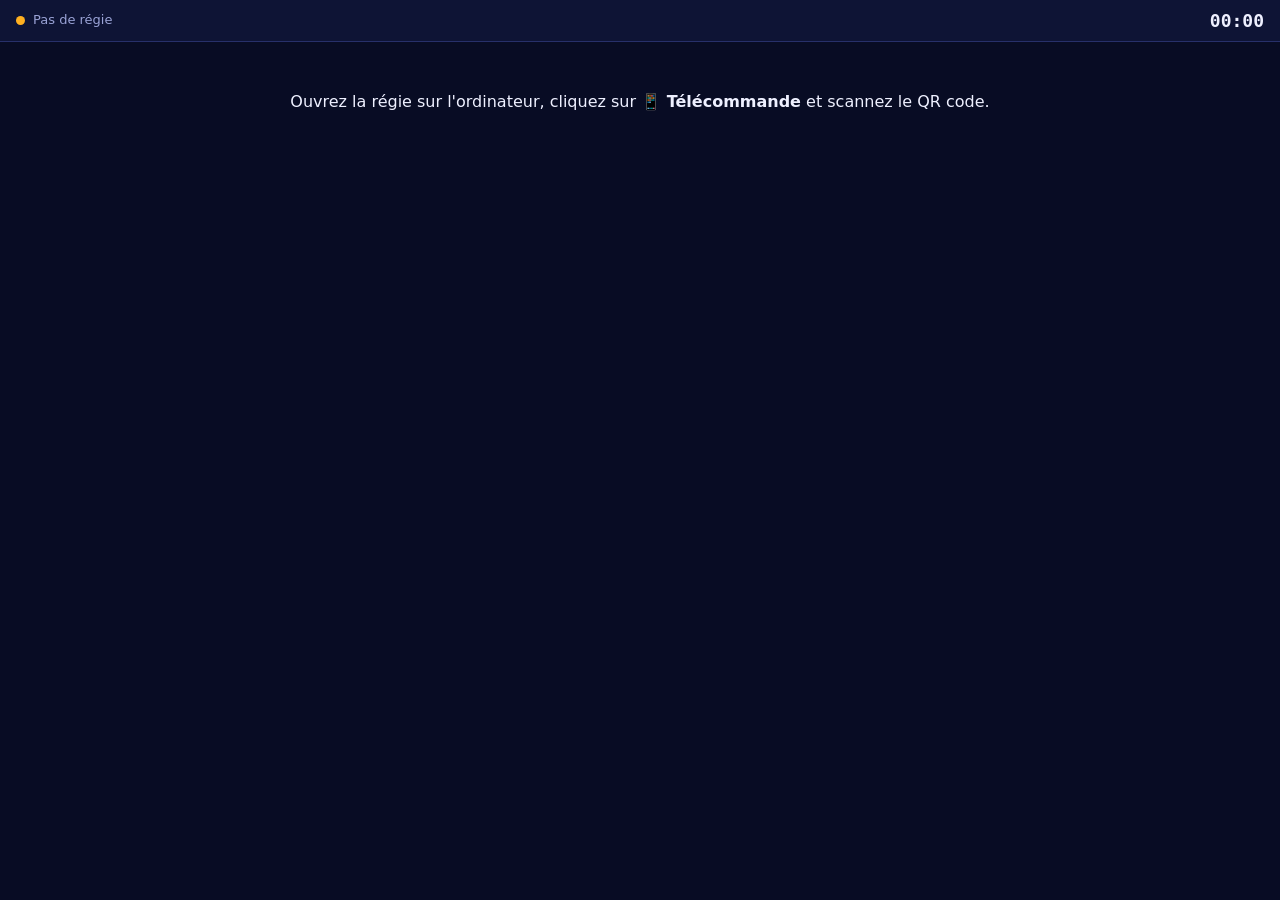
<file: telecommande.html>
<!doctype html>
<html lang="fr">
<head>
  <meta charset="utf-8">
  <meta name="viewport" content="width=device-width, initial-scale=1, viewport-fit=cover, user-scalable=no">
  <meta name="theme-color" content="#0b1030">
  <title>Télécommande</title>
  <link rel="icon" href="data:image/svg+xml,<svg xmlns='http://www.w3.org/2000/svg' viewBox='0 0 100 100'><text y='.9em' font-size='90'>📱</text></svg>">
  <link rel="stylesheet" href="css/app.css">
</head>
<body class="remote">
  <header class="r-top">
    <span class="r-dot" id="r-dot"></span>
    <span class="r-status" id="r-status">Connexion…</span>
    <span class="r-timer" id="r-timer">00:00</span>
  </header>

  <div class="r-connect" id="r-connect" hidden>
    <p>Ouvrez la régie sur l'ordinateur, cliquez sur <strong>📱 Télécommande</strong> et scannez le QR code.</p>
  </div>

  <main class="r-main" id="r-main" hidden>
    <div class="r-slide" id="r-slide">
      <img id="r-img" alt="" draggable="false">
      <div class="r-laser" id="r-laser" hidden></div>
      <div class="r-num" id="r-num"></div>
      <div class="r-ov" id="r-ov" hidden></div>
    </div>
    <div class="r-title" id="r-title"></div>

    <div class="r-nav">
      <button class="r-big" id="r-prev">◀</button>
      <button class="r-big r-big-next" id="r-next">Suivante ▶</button>
    </div>

    <div class="r-video" id="r-video" hidden>
      <div class="r-row">
        <button class="r-btn" data-v="rel" data-d="-10">−10</button>
        <button class="r-btn r-btn-main" id="r-vtoggle">▶</button>
        <button class="r-btn" data-v="rel" data-d="10">+10</button>
        <button class="r-btn" id="r-vmute">🔊</button>
        <button class="r-btn r-btn-danger" id="r-vclose">✕</button>
      </div>
      <div class="r-prog"><span id="r-vbar"></span></div>
      <div class="r-vtime" id="r-vtime"></div>
    </div>
    <div class="r-close-ov" id="r-close-ov" hidden><button class="r-btn r-btn-danger" id="r-ovclose">✕ Fermer ce qui est affiché</button></div>

    <div class="r-tools">
      <button class="r-btn" id="r-laser-btn">🔴 Laser</button>
      <button class="r-btn" data-blank="black">⬛ Noir</button>
      <button class="r-btn" data-blank="pause">☕ Pause</button>
      <button class="r-btn" id="r-zoom-btn">🔍 Zoom</button>
    </div>

    <div class="r-inter" id="r-inter" hidden>
      <button class="r-btn" id="r-reveal-next">✨ Révéler la suivante</button>
      <button class="r-btn" id="r-reveal-all">Tout révéler</button>
      <button class="r-btn" id="r-reveal-hide">Masquer</button>
    </div>

    <div class="r-tabs">
      <button data-rt="notes" class="is-on">📝 Notes</button>
      <button data-rt="media">🎬 Médias</button>
      <button data-rt="slides">▦ Diapos</button>
      <button data-rt="more">⏱️ Plus</button>
    </div>
    <section class="r-panel" data-rp="notes"><div class="r-notes" id="r-notes"></div></section>
    <section class="r-panel" data-rp="media" hidden><div class="r-lib" id="r-lib"></div></section>
    <section class="r-panel" data-rp="slides" hidden><div class="r-grid" id="r-grid"></div></section>
    <section class="r-panel" data-rp="more" hidden>
      <h3>Chrono</h3>
      <div class="r-row"><button class="r-btn" id="r-ttoggle">▶ / ⏸</button><button class="r-btn" id="r-treset">↺ Zéro</button></div>
      <h3>Compte à rebours</h3>
      <div class="r-row">
        <button class="r-btn" data-cd="30">30 s</button><button class="r-btn" data-cd="60">1 min</button>
        <button class="r-btn" data-cd="120">2 min</button><button class="r-btn" data-cd="300">5 min</button>
        <button class="r-btn" id="r-cdstop">Arrêter</button>
      </div>
      <h3>Écran</h3>
      <div class="r-row"><button class="r-btn" data-blank="white">⬜ Blanc</button><button class="r-btn" id="r-clear">🧽 Effacer les annotations</button></div>
    </section>
  </main>

  <script src="js/deck.js"></script>
  <script src="vendor/peerjs.min.js"></script>
  <script src="js/telecommande.js"></script>
</body>
</html>
</file>
<file: css/app.css>
/* ============ Jetons ============ */
:root {
  color-scheme: dark;
  --bg: #080c24;
  --bg-2: #0e1435;
  --panel: #131a40;
  --panel-2: #1a2250;
  --line: #27306a;
  --line-2: #36408a;
  --text: #eef0ff;
  --muted: #9aa3d6;
  --accent: #5b74ff;
  --accent-2: #7c5cff;
  --accent-soft: rgba(91, 116, 255, .18);
  --ok: #22c58b;
  --warn: #ffb020;
  --danger: #ff4d6d;
  --radius: 12px;
  --font: system-ui, -apple-system, "Segoe UI", Roboto, "Helvetica Neue", Arial, sans-serif;
  --mono: ui-monospace, "SF Mono", Menlo, Consolas, monospace;
}
* { box-sizing: border-box; }
html, body { margin: 0; height: 100%; }
body { background: var(--bg); color: var(--text); font: 14px/1.45 var(--font); -webkit-font-smoothing: antialiased; }
button, input, select, textarea { font: inherit; color: inherit; }
button { cursor: pointer; }
button:disabled { opacity: .45; cursor: default; }
[hidden] { display: none !important; }
kbd { font: 12px var(--mono); padding: 1px 6px; border: 1px solid var(--line-2); border-bottom-width: 2px; border-radius: 5px; background: var(--panel-2); }
.muted { color: var(--muted); }
.small { font-size: 12px; }
h3 { font-size: 13px; margin: 0 0 8px; letter-spacing: .02em; }
:focus-visible { outline: 2px solid var(--accent); outline-offset: 2px; }

/* ============ Boutons ============ */
.btn { display: inline-flex; align-items: center; gap: 6px; padding: 8px 14px; border-radius: 9px; border: 1px solid var(--line-2); background: var(--panel-2); white-space: nowrap; transition: background .15s, border-color .15s; }
.btn:hover:not(:disabled) { background: #232c66; border-color: #4a55a8; }
.btn.is-on { background: var(--accent-soft); border-color: var(--accent); }
a.btn { text-decoration: none; color: var(--text); }
.btn-sm { padding: 5px 10px; font-size: 13px; border-radius: 8px; }
.btn-primary { background: linear-gradient(135deg, var(--accent), var(--accent-2)); border-color: transparent; font-weight: 600; }
.btn-primary:hover:not(:disabled) { filter: brightness(1.12); background: linear-gradient(135deg, var(--accent), var(--accent-2)); }
.btn-danger { background: rgba(255, 77, 109, .15); border-color: rgba(255, 77, 109, .5); }
.btn-ghost { background: none; border: 0; color: var(--muted); text-decoration: underline; padding: 6px; }
.icon-btn { display: inline-grid; place-items: center; min-width: 32px; height: 32px; padding: 0 8px; border-radius: 8px; border: 1px solid var(--line-2); background: var(--panel-2); font-size: 13px; }
.icon-btn:hover { border-color: #4a55a8; }
.icon-btn-lg { min-width: 44px; height: 40px; font-size: 18px; background: var(--accent); border-color: transparent; }
.chip { padding: 5px 11px; border-radius: 99px; border: 1px solid var(--line-2); background: var(--panel-2); font-size: 13px; }
.chip:hover { border-color: var(--accent); }
.chips { display: flex; flex-wrap: wrap; gap: 6px; margin: 6px 0; }
.row { display: flex; align-items: center; flex-wrap: wrap; gap: 6px; margin-top: 8px; }
.chk { display: inline-flex; align-items: center; gap: 5px; font-size: 13px; cursor: pointer; }
input[type=text], input[type=url], input[type=number], textarea, select {
  background: var(--bg-2); border: 1px solid var(--line-2); border-radius: 8px; padding: 7px 10px; width: 100%;
}
select { width: auto; }
textarea { resize: vertical; }
input[type=range] { accent-color: var(--accent); }

/* ============ Diapo (écran + aperçu) ============ */
.stage-host { position: relative; display: grid; place-items: center; overflow: hidden; }
.stage { position: relative; overflow: hidden; background: #000; }
.stage-inner { position: absolute; inset: 0; transition: transform .45s cubic-bezier(.2, .7, .2, 1), transform-origin .45s; }
.slide-img { position: absolute; inset: 0; width: 100%; height: 100%; object-fit: contain; opacity: 0; transition: opacity .35s ease; user-select: none; }
.slide-img.is-front { opacity: 1; }
.stage-els, .stage-ink { position: absolute; inset: 0; width: 100%; height: 100%; pointer-events: none; }
.el { position: absolute; border-radius: calc(var(--sw, 1000px) * .0125); }
.el-zone { overflow: hidden; animation: pop .4s ease; }
.el-zone img, .el-zone video { width: 100%; height: 100%; object-fit: cover; display: block; }
.el-zone.is-contain { background: rgba(10, 14, 40, .85); }
.el-zone.is-contain img, .el-zone.is-contain video { object-fit: contain; }
.el-zone.is-empty { border: 2px dashed rgba(255, 255, 255, .35); display: grid; place-items: end center; padding-bottom: 6%; animation: none; }
.el-zone.is-empty span { font-size: 11px; background: rgba(0, 0, 0, .55); padding: 2px 8px; border-radius: 99px; }
.el-answer { box-shadow: inset 0 0 0 calc(var(--sw, 1000px) * .0025) var(--c), 0 0 calc(var(--sw, 1000px) * .02) var(--c); animation: pop .45s cubic-bezier(.2, 1.4, .4, 1); }
.el-cover { display: grid; place-items: center; border-radius: calc(var(--sw, 1000px) * .0125);
  background: linear-gradient(135deg, #1b2160, #2a2470); border: calc(var(--sw, 1000px) * .001) solid rgba(255, 255, 255, .18);
  box-shadow: 0 0 calc(var(--sw, 1000px) * .03) rgba(0, 0, 0, .3) inset; }
.el-cover span { font: 700 calc(var(--sw, 1000px) * .026) Sora, system-ui, sans-serif; color: #c7cdf5; text-align: center; padding: 0 6%; }
.stage.is-preview .el-cover { opacity: .55; border-style: dashed; }
.el-answer.is-hidden { box-shadow: inset 0 0 0 1px rgba(255, 255, 255, .25); animation: none; }
.el-pill {
  position: absolute; right: 2.5%; top: 50%; transform: translateY(-50%);
  background: var(--c); color: #071022; font-weight: 800;
  font-size: calc(var(--sw, 1000px) * .02); padding: .25em .8em; border-radius: 99px;
  box-shadow: 0 .2em .8em rgba(0, 0, 0, .35); white-space: nowrap;
}
.el-answer.pill-bottom .el-pill { right: auto; top: auto; left: 50%; bottom: 6%; transform: translateX(-50%); }
@keyframes pop { from { transform: scale(.85); opacity: 0; } to { transform: scale(1); opacity: 1; } }
.stage-laser {
  position: absolute; width: calc(var(--sw, 1000px) * .022); aspect-ratio: 1; margin: calc(var(--sw, 1000px) * -.011) 0 0 calc(var(--sw, 1000px) * -.011);
  border-radius: 50%; background: radial-gradient(circle, #fff 0 18%, #ff2448 35%, rgba(255, 36, 72, .35) 60%, transparent 72%);
  box-shadow: 0 0 calc(var(--sw, 1000px) * .015) #ff2448; pointer-events: none; transition: left .03s linear, top .03s linear;
}

/* ============ Écran public ============ */
body.screen { background: #000; overflow: hidden; }
body.screen.hide-cursor, body.screen.hide-cursor * { cursor: none !important; }
.screen .stage-host { position: fixed; inset: 0; }
.overlay { position: fixed; inset: 0; display: none; z-index: 5; }
.overlay.is-on { display: grid; place-items: center; animation: fade .35s ease; }
.overlay.is-media { background: #000; }
.overlay video, .overlay img, .overlay iframe { width: 100%; height: 100%; object-fit: contain; border: 0; display: block; }
.media-wait { position: absolute; color: #aab; font-size: 2.2vw; text-align: center; padding: 2em; }
.overlay.is-message.msg-center { background: radial-gradient(ellipse at 30% 20%, #26307a, #0a0e2c 70%); }
.msg-center .msg { font-weight: 800; font-size: clamp(32px, 6vw, 120px); line-height: 1.1; text-align: center; padding: 0 8vw; text-wrap: balance; }
.overlay.is-message.msg-banner { place-items: end center; pointer-events: none; }
.msg-banner .msg {
  width: 100%; padding: 2.2vh 6vw; font-size: clamp(20px, 3.2vw, 64px); font-weight: 700; text-align: center;
  background: linear-gradient(90deg, rgba(79, 99, 255, .95), rgba(124, 92, 255, .95)); animation: slideup .4s cubic-bezier(.2, .9, .3, 1);
}
.overlay.is-qr { background: radial-gradient(ellipse at 30% 20%, #26307a, #0a0e2c 70%); }
.qr-card { display: flex; align-items: center; gap: 5vw; padding: 0 6vw; }
.qr-code { width: 34vw; max-width: 72vh; aspect-ratio: 1; background: #fff; border-radius: 2vw; padding: 1.4vw; flex: none; }
.qr-code svg { width: 100%; height: 100%; display: block; }
.qr-kicker { font: 600 1.6vw var(--mono); letter-spacing: .08em; color: #8fa0ff; }
.qr-title { font-size: 4.4vw; font-weight: 800; line-height: 1.1; margin: 1.2vw 0; text-wrap: balance; }
.qr-url { font: 600 2vw var(--mono); color: #c7cdfa; word-break: break-all; margin-top: 1vw; }
.audio-card { text-align: center; }
.audio-icon { font-size: 12vw; }
.audio-name { font-size: 3vw; font-weight: 700; margin: 1vw 0 2vw; }
.audio-bar { width: 50vw; height: 1vw; background: #223; border-radius: 99px; overflow: hidden; margin: auto; }
.audio-bar span { display: block; height: 100%; width: 0; background: linear-gradient(90deg, var(--accent), var(--accent-2)); }
.blank { position: fixed; inset: 0; z-index: 8; display: none; }
.blank.is-black { display: block; background: #000; }
.blank.is-white { display: block; background: #fff; }
.blank.is-pause { display: grid; place-items: center; background: radial-gradient(ellipse at 70% 10%, #2b2f8a, #090c26 65%); animation: fade .4s; }
.pause-card { text-align: center; padding: 0 6vw; }
.pause-kicker { font: 600 1.4vw var(--mono); letter-spacing: .3em; text-transform: uppercase; color: #8fa0ff; }
.pause-text { font-size: 5vw; font-weight: 800; margin: 2vw 0; text-wrap: balance; }
.pause-clock { font: 600 3vw var(--mono); color: #c7cdfa; }
.countdown { position: fixed; z-index: 9; right: 2vw; top: 2vw; background: rgba(8, 12, 36, .85); border: 1px solid rgba(255, 255, 255, .15); border-radius: 1vw; padding: .8vw 1.4vw; backdrop-filter: blur(8px); text-align: center; }
.countdown .cd-time { font: 700 3vw var(--mono); }
.countdown .cd-bar { height: .35vw; background: rgba(255, 255, 255, .15); border-radius: 99px; overflow: hidden; margin-top: .4vw; min-width: 10vw; }
.countdown .cd-bar span { display: block; height: 100%; background: linear-gradient(90deg, var(--ok), var(--warn)); transition: width .25s linear; }
.countdown.is-big { inset: 0; display: grid; place-content: center; border: 0; border-radius: 0; background: rgba(5, 8, 28, .9); }
.countdown.is-big .cd-time { font-size: 18vw; line-height: 1; }
.countdown.is-big .cd-bar { height: 1vw; width: 50vw; margin: 2vw auto 0; }
.cd-time.is-done { color: var(--warn); animation: blink 1s steps(2) infinite; }
.countdown.is-big .cd-time.is-done { font-size: 8vw; }
.splash { position: fixed; inset: 0; z-index: 20; display: grid; place-items: center; background: rgba(5, 8, 28, .82); backdrop-filter: blur(6px); cursor: pointer; }
.splash-card { text-align: center; max-width: 560px; padding: 32px; }
.splash-icon { font-size: 64px; }
.splash h1 { margin: 8px 0; font-size: 34px; }
.splash p { font-size: 17px; }
@keyframes fade { from { opacity: 0; } }
@keyframes slideup { from { transform: translateY(100%); } }
@keyframes blink { 50% { opacity: .35; } }

/* ============ Régie ============ */
body.regie { display: flex; flex-direction: column; height: 100vh; overflow: hidden; }
.topbar { display: flex; align-items: center; gap: 18px; padding: 10px 16px; background: var(--bg-2); border-bottom: 1px solid var(--line); flex-wrap: wrap; }
.brand { display: flex; align-items: center; gap: 10px; min-width: 0; }
.brand-icon { font-size: 24px; }
.brand-title { font-weight: 700; white-space: nowrap; overflow: hidden; text-overflow: ellipsis; max-width: 260px; }
.brand-sub { font-size: 12px; color: var(--muted); }
.status { display: flex; gap: 8px; flex-wrap: wrap; }
.pill { display: inline-flex; align-items: center; gap: 7px; padding: 4px 11px; border-radius: 99px; background: var(--panel); border: 1px solid var(--line); font-size: 12px; color: var(--muted); }
.pill i { width: 8px; height: 8px; border-radius: 50%; background: #59607f; }
.pill.is-on { color: var(--text); }
.pill.is-on i { background: var(--ok); box-shadow: 0 0 8px var(--ok); }
.pill.is-warn i { background: var(--warn); box-shadow: 0 0 8px var(--warn); }
.timer { margin-left: auto; display: grid; grid-template-columns: auto auto; gap: 2px 12px; align-items: center; }
.timer-main { font: 700 22px var(--mono); }
.timer-sep, .timer-target { color: var(--muted); font-size: 14px; font-weight: 500; }
.timer-bar { grid-column: 1; height: 3px; background: var(--line); border-radius: 99px; overflow: hidden; }
.timer-bar span { display: block; height: 100%; width: 0; background: var(--ok); }
.timer.is-over .timer-elapsed { color: var(--danger); }
.timer.is-over .timer-bar span { background: var(--danger); }
.timer-ctrl { grid-column: 2; grid-row: 1 / 3; display: flex; align-items: center; gap: 6px; }
.timer-clock { font: 600 15px var(--mono); color: var(--muted); margin-left: 6px; }
.timer-pace { grid-column: 1 / 3; font-size: 11.5px; color: var(--muted); }
.timer-pace.is-late { color: var(--warn); font-weight: 600; }
.timer-pace.is-early { color: var(--ok); }
.top-actions { display: flex; gap: 8px; align-items: center; }

.regie-main { flex: 1; min-height: 0; display: grid; grid-template-columns: minmax(0, 1fr) 380px; }
.col-main { display: flex; flex-direction: column; min-width: 0; min-height: 0; padding: 12px 14px 10px; gap: 10px; }
.col-side { border-left: 1px solid var(--line); background: var(--bg-2); overflow-y: auto; padding: 12px; display: flex; flex-direction: column; gap: 12px; }

.toolbar { display: flex; align-items: center; gap: 10px; flex-wrap: wrap; }
.seg { display: inline-flex; background: var(--panel); border: 1px solid var(--line); border-radius: 10px; padding: 3px; gap: 2px; flex-wrap: wrap; }
.seg button { border: 0; background: none; padding: 6px 11px; border-radius: 7px; font-size: 13px; color: var(--muted); }
.seg button:hover { color: var(--text); background: var(--panel-2); }
.seg button.is-on { background: var(--accent); color: #fff; }
.seg-sm button { padding: 4px 9px; font-size: 12px; }
.colors { display: flex; gap: 6px; }
.colors button { width: 22px; height: 22px; border-radius: 50%; background: var(--c); border: 2px solid var(--bg); box-shadow: 0 0 0 1px var(--line-2); padding: 0; }
.colors button.is-on { box-shadow: 0 0 0 2px var(--text); }
.toolbar-end { margin-left: auto; display: flex; gap: 6px; }

.cur-wrap { position: relative; flex: 1; min-height: 200px; display: flex; }
.cur-wrap .stage-host { flex: 1; }
.cur-wrap .stage { border-radius: 10px; box-shadow: 0 0 0 1px var(--line), 0 10px 40px rgba(0, 0, 0, .4); }
#cur-host[data-tool=laser] .stage { cursor: none; }
#cur-host[data-tool=pen] .stage, #cur-host[data-tool=hl] .stage { cursor: crosshair; touch-action: none; }
#cur-host[data-tool=zoom] .stage { cursor: zoom-in; }
.cur-badges { position: absolute; top: 10px; left: 50%; transform: translateX(-50%); display: flex; gap: 6px; pointer-events: none; }
.badge { background: rgba(8, 12, 36, .85); border: 1px solid var(--line-2); padding: 3px 10px; border-radius: 99px; font-size: 12px; font-weight: 600; }
body.is-dragging .cur-wrap .stage { box-shadow: 0 0 0 3px var(--accent); }
body.is-dragging .el-zone.is-empty { border-color: var(--accent); background: var(--accent-soft); }

.navbar { display: flex; align-items: center; gap: 12px; flex-wrap: wrap; }
.nav-btn { width: 54px; height: 46px; border-radius: 12px; border: 1px solid var(--line-2); background: var(--panel-2); font-size: 18px; }
.nav-btn:hover:not(:disabled) { border-color: var(--accent); }
.nav-next { width: 110px; background: linear-gradient(135deg, var(--accent), var(--accent-2)); border: 0; }
.nav-info { min-width: 0; flex: 0 1 280px; }
.nav-num { display: flex; align-items: center; gap: 6px; font: 600 15px var(--mono); }
.nav-num input { width: 62px; padding: 3px 6px; text-align: center; font: inherit; }
.nav-title { font-size: 13px; color: var(--muted); white-space: nowrap; overflow: hidden; text-overflow: ellipsis; }
.nav-quick { display: flex; gap: 6px; margin-left: auto; flex-wrap: wrap; }

.filmstrip { display: flex; gap: 8px; overflow-x: auto; padding: 2px 2px 6px; scrollbar-width: thin; flex-shrink: 0; }
.thumb { position: relative; flex: 0 0 auto; width: 112px; aspect-ratio: 16/9; padding: 0; border: 2px solid transparent; border-radius: 7px; overflow: hidden; background: #000; opacity: .65; transition: opacity .15s, border-color .15s; }
.thumb:hover { opacity: 1; }
.thumb.is-current { opacity: 1; border-color: var(--accent); }
.thumb img { width: 100%; height: 100%; object-fit: cover; display: block; }
.thumb .num { position: absolute; left: 4px; bottom: 3px; font: 700 11px var(--mono); background: rgba(0, 0, 0, .7); padding: 0 5px; border-radius: 4px; }
.thumb .tag { position: absolute; right: 4px; top: 3px; font-size: 11px; }
.thumb.is-skip { opacity: .3; }
.thumb.is-skip::after { content: '⏭️'; position: absolute; left: 50%; top: 50%; transform: translate(-50%, -50%); font-size: 20px; }
.thumb-lg.is-skip { opacity: .45; }

.live { background: linear-gradient(135deg, rgba(255, 77, 109, .14), rgba(124, 92, 255, .12)); border: 1px solid rgba(255, 77, 109, .45); border-radius: var(--radius); padding: 10px; }
.live-head { display: flex; align-items: center; gap: 8px; }
.live-dot { width: 9px; height: 9px; border-radius: 50%; background: var(--danger); animation: blink 1.2s infinite; flex: none; }
.live-label { flex: 1; font-weight: 600; white-space: nowrap; overflow: hidden; text-overflow: ellipsis; }
.vctl { margin-top: 8px; }
.vctl-row { display: flex; align-items: center; gap: 6px; margin-top: 6px; }
.vctl-row #v-vol { width: 70px; }
.vctl-row #v-seek { flex: 1; }
.vtime { font: 12px var(--mono); color: var(--muted); }

.next { background: var(--panel); border: 1px solid var(--line); border-radius: var(--radius); padding: 8px; }
.next-label { font-size: 12px; color: var(--muted); margin-bottom: 6px; text-transform: uppercase; letter-spacing: .06em; }
.next img { width: 100%; aspect-ratio: 16/9; border-radius: 6px; display: block; background: #000; }
.next-title { font-size: 13px; margin-top: 6px; font-weight: 600; }

.tabs { display: flex; gap: 4px; border-bottom: 1px solid var(--line); }
.tabs button { flex: 1; background: none; border: 0; border-bottom: 2px solid transparent; padding: 8px 4px; color: var(--muted); font-weight: 600; font-size: 13px; }
.tabs button.is-on { color: var(--text); border-color: var(--accent); }
.count { background: var(--accent); color: #fff; border-radius: 99px; padding: 0 6px; font-size: 11px; }
.count:empty { display: none; }
.tab-panel { display: flex; flex-direction: column; gap: 12px; }
.field-label { font-size: 12px; color: var(--muted); margin-bottom: -6px; }
.notes { min-height: 260px; font-size: 15px; line-height: 1.5; }
.inter { background: var(--panel); border: 1px solid var(--line); border-radius: var(--radius); padding: 10px; }
.inter-head { display: flex; align-items: center; gap: 6px; margin-bottom: 6px; }
.inter-head h3 { margin: 0 auto 0 0; }
.inter-row { display: flex; align-items: center; justify-content: space-between; gap: 8px; padding: 5px 0; border-top: 1px solid var(--line); flex-wrap: wrap; }
.inter-label { font-size: 13px; font-weight: 600; }
.inter-row select { max-width: 200px; }
.inter-zone { display: flex; gap: 6px; align-items: center; }
.prompt-item { padding: 8px 0; border-top: 1px solid var(--line); }
.prompt-item:first-of-type { border-top: 0; }
.prompt-head { display: flex; align-items: center; gap: 8px; }
.prompt-head .inter-label { margin-right: auto; }
.prompt-text { font-size: 12.5px; color: var(--muted); margin-top: 4px; display: -webkit-box; -webkit-line-clamp: 3; -webkit-box-orient: vertical; overflow: hidden; }
.links { display: flex; flex-wrap: wrap; gap: 6px; }
h3.sub { margin: 0; }

.drop { border: 2px dashed var(--line-2); border-radius: var(--radius); padding: 16px; text-align: center; display: grid; gap: 10px; justify-items: center; color: var(--muted); }
body.is-dragging .drop { border-color: var(--accent); background: var(--accent-soft); color: var(--text); }
.url-form { display: flex; gap: 6px; }
.lib { display: flex; flex-direction: column; gap: 8px; }
.lib-item { display: flex; gap: 10px; padding: 8px; background: var(--panel); border: 1px solid var(--line); border-radius: 10px; }
.lib-item.is-live { border-color: var(--danger); box-shadow: 0 0 0 1px var(--danger); }
.lib-thumb { position: relative; width: 96px; aspect-ratio: 16/9; border-radius: 6px; overflow: hidden; background: #000; flex: none; display: grid; place-items: center; }
.lib-thumb img, .lib-thumb video { width: 100%; height: 100%; object-fit: cover; }
.lib-icon { font-size: 26px; }
.lib-kind { position: absolute; left: 3px; bottom: 2px; font-size: 11px; }
.lib-body { min-width: 0; flex: 1; display: flex; flex-direction: column; gap: 6px; }
.lib-name { font-weight: 600; font-size: 13px; white-space: nowrap; overflow: hidden; text-overflow: ellipsis; }
.lib-actions { display: flex; flex-wrap: wrap; gap: 4px; align-items: center; }
.lib-actions .icon-btn { min-width: 28px; height: 28px; padding: 0 6px; }
.empty { text-align: center; padding: 12px; }
.tool-card { background: var(--panel); border: 1px solid var(--line); border-radius: var(--radius); padding: 12px; }
.tool-card p { margin: 0 0 4px; font-size: 13px; }
.cd-local { font: 600 13px var(--mono); margin-left: auto; }

.dlg { background: var(--bg-2); color: var(--text); border: 1px solid var(--line-2); border-radius: 16px; padding: 18px; max-width: min(640px, 94vw); width: 100%; }
.dlg::backdrop { background: rgba(3, 5, 20, .7); backdrop-filter: blur(3px); }
.dlg-wide { max-width: min(1200px, 96vw); }
.dlg-head { display: flex; align-items: center; justify-content: space-between; margin-bottom: 12px; }
.dlg-head h2 { margin: 0; font-size: 18px; }
.grid { display: grid; grid-template-columns: repeat(auto-fill, minmax(190px, 1fr)); gap: 12px; max-height: 75vh; overflow-y: auto; padding: 2px; }
.thumb-lg { width: 100%; opacity: 1; display: flex; flex-direction: column; aspect-ratio: auto; background: var(--panel); }
.thumb-lg img { aspect-ratio: 16/9; height: auto; }
.thumb-lg .num { bottom: auto; top: 4px; }
.thumb-lg .cap { font-size: 12px; text-align: left; padding: 5px 7px; white-space: nowrap; overflow: hidden; text-overflow: ellipsis; }
.remote-body { display: grid; grid-template-columns: 220px 1fr; gap: 18px; align-items: start; }
.remote-body p { margin: 0 0 10px; }
.qr { background: #fff; border-radius: 12px; padding: 8px; aspect-ratio: 1; }
.qr svg { width: 100%; height: 100%; display: block; }
.keys { width: 100%; border-collapse: collapse; }
.keys td { padding: 6px 4px; border-top: 1px solid var(--line); }
.keys td:first-child { white-space: nowrap; width: 1%; padding-right: 16px; }
.toasts { position: fixed; bottom: 16px; left: 50%; transform: translateX(-50%); display: flex; flex-direction: column; gap: 8px; z-index: 50; align-items: center; }
.toast { display: flex; align-items: center; gap: 12px; background: #1e2760; border: 1px solid var(--line-2); padding: 10px 14px; border-radius: 10px; box-shadow: 0 10px 30px rgba(0, 0, 0, .4); animation: slideup .3s; max-width: 90vw; }

@media (max-width: 1100px) {
  body.regie { height: auto; overflow: auto; }
  .regie-main { grid-template-columns: 1fr; }
  .cur-wrap { min-height: 52vw; }
  .col-side { border-left: 0; border-top: 1px solid var(--line); }
  .timer { margin-left: 0; }
  .remote-body { grid-template-columns: 1fr; }
  .qr { max-width: 240px; }
}

/* ============ Accueil ============ */
body.home { min-height: 100%; background: radial-gradient(ellipse at 80% 0%, #252b78, var(--bg) 60%); }
.home-main { max-width: 1100px; margin: 0 auto; padding: 48px 16px; display: grid; grid-template-columns: 1fr 1.1fr; gap: 40px; align-items: center; }
.home-cover { width: 100%; border-radius: 16px; box-shadow: 0 20px 60px rgba(0, 0, 0, .5), 0 0 0 1px var(--line); }
.kicker { font: 600 12px var(--mono); letter-spacing: .25em; text-transform: uppercase; color: #8fa0ff; }
.home h1 { font-size: 40px; line-height: 1.1; margin: 8px 0; }
.home-cards { display: grid; gap: 10px; margin: 22px 0; }
.home-card { display: grid; grid-template-columns: 44px 1fr; gap: 0 12px; padding: 14px 16px; border-radius: 14px; background: var(--panel); border: 1px solid var(--line); color: inherit; text-decoration: none; transition: border-color .15s, transform .15s; }
.home-card:not(.is-static):hover { border-color: var(--accent); transform: translateY(-1px); }
.home-card.is-main { background: linear-gradient(135deg, rgba(91, 116, 255, .25), rgba(124, 92, 255, .18)); border-color: var(--accent); }
.hc-icon { grid-row: 1 / 3; font-size: 30px; align-self: center; }
.hc-title { font-weight: 700; font-size: 16px; }
.hc-text { color: var(--muted); font-size: 13px; }
.home-steps { color: var(--muted); padding-left: 20px; }
.home-steps li { margin: 6px 0; }
.home-steps strong { color: var(--text); }
@media (max-width: 800px) { .home-main { grid-template-columns: 1fr; padding-top: 24px; } .home h1 { font-size: 30px; } }

/* ============ Télécommande ============ */
body.remote { min-height: 100%; padding: env(safe-area-inset-top) 0 env(safe-area-inset-bottom); user-select: none; -webkit-user-select: none; -webkit-tap-highlight-color: transparent; }
.r-top { position: sticky; top: 0; z-index: 3; display: flex; align-items: center; gap: 8px; padding: 10px 16px; background: var(--bg-2); border-bottom: 1px solid var(--line); }
.r-dot { width: 9px; height: 9px; border-radius: 50%; background: var(--warn); }
.r-dot.is-on { background: var(--ok); box-shadow: 0 0 8px var(--ok); }
.r-status { flex: 1; font-size: 13px; color: var(--muted); white-space: nowrap; overflow: hidden; text-overflow: ellipsis; }
.r-timer { font: 700 18px var(--mono); }
.r-timer.is-over { color: var(--danger); }
.r-connect { padding: 32px 16px; text-align: center; font-size: 16px; }
.r-main { padding: 12px 16px 24px; display: flex; flex-direction: column; gap: 12px; max-width: 640px; margin: 0 auto; }
.r-slide { position: relative; border-radius: 10px; overflow: hidden; background: #000; touch-action: pan-y; }
.r-slide img { width: 100%; aspect-ratio: 16/9; display: block; }
.r-laser { position: absolute; width: 18px; height: 18px; margin: -9px 0 0 -9px; border-radius: 50%; background: #ff2448; box-shadow: 0 0 12px #ff2448; pointer-events: none; }
.r-num { position: absolute; left: 8px; top: 8px; font: 700 13px var(--mono); background: rgba(0, 0, 0, .7); padding: 2px 8px; border-radius: 6px; }
.r-ov { position: absolute; left: 8px; right: 8px; bottom: 8px; background: rgba(255, 77, 109, .9); padding: 6px 10px; border-radius: 8px; font-weight: 600; font-size: 13px; white-space: nowrap; overflow: hidden; text-overflow: ellipsis; }
.r-title { font-weight: 700; font-size: 16px; margin-top: -4px; }
.r-nav { display: grid; grid-template-columns: 1fr 2.2fr; gap: 10px; }
.r-big { height: 84px; border-radius: 16px; border: 1px solid var(--line-2); background: var(--panel-2); font-size: 24px; font-weight: 700; }
.r-big:active { transform: scale(.97); }
.r-big-next { background: linear-gradient(135deg, var(--accent), var(--accent-2)); border: 0; font-size: 22px; }
.r-tools, .r-inter { display: grid; grid-template-columns: repeat(4, 1fr); gap: 8px; }
.r-inter { grid-template-columns: 2fr 1fr 1fr; }
.r-btn { min-height: 46px; border-radius: 12px; border: 1px solid var(--line-2); background: var(--panel); font-size: 14px; font-weight: 600; padding: 6px 8px; }
.r-btn.is-on { background: var(--accent-soft); border-color: var(--accent); }
.r-btn:active { transform: scale(.97); }
.r-btn-main { background: var(--accent); border: 0; font-size: 20px; }
.r-btn-danger { background: rgba(255, 77, 109, .18); border-color: rgba(255, 77, 109, .6); }
.r-row { display: flex; gap: 8px; flex-wrap: wrap; }
.r-row .r-btn { flex: 1; }
.r-video { background: var(--panel); border: 1px solid rgba(255, 77, 109, .5); border-radius: 14px; padding: 10px; }
.r-prog { height: 6px; background: var(--line); border-radius: 99px; overflow: hidden; margin-top: 10px; }
.r-prog span { display: block; height: 100%; background: var(--accent); }
.r-vtime { font: 12px var(--mono); color: var(--muted); margin-top: 4px; text-align: right; }
.r-close-ov .r-btn { width: 100%; }
.r-tabs { display: flex; border-bottom: 1px solid var(--line); margin-top: 6px; }
.r-tabs button { flex: 1; background: none; border: 0; border-bottom: 2px solid transparent; padding: 10px 2px; color: var(--muted); font-weight: 600; font-size: 13px; }
.r-tabs button.is-on { color: var(--text); border-color: var(--accent); }
.r-panel h3 { margin: 14px 0 8px; }
.r-notes { font-size: 17px; line-height: 1.55; user-select: text; -webkit-user-select: text; }
.r-lib { display: flex; flex-direction: column; gap: 8px; }
.r-lib-item { display: flex; align-items: center; gap: 10px; text-align: left; padding: 12px; border-radius: 12px; border: 1px solid var(--line); background: var(--panel); font-size: 15px; }
.r-lib-item.is-live { border-color: var(--danger); }
.r-lib-name { flex: 1; min-width: 0; overflow: hidden; text-overflow: ellipsis; white-space: nowrap; font-weight: 600; }
.r-lib-tag { font-size: 11px; color: var(--muted); }
.r-grid { display: grid; grid-template-columns: repeat(3, 1fr); gap: 8px; }
.r-grid button { position: relative; padding: 0; border: 2px solid transparent; border-radius: 8px; overflow: hidden; background: #000; }
.r-grid button.is-on { border-color: var(--accent); }
.r-grid img { width: 100%; aspect-ratio: 16/9; display: block; }
.r-grid span { position: absolute; left: 3px; bottom: 2px; font: 700 11px var(--mono); background: rgba(0, 0, 0, .7); padding: 0 4px; border-radius: 4px; }
</file>
<file: site-mjc-base/style.css>
/* Couleurs du logo de la MJC */
:root {
  --rose: #e84393; --violet: #7c4dff; --bleu: #2f80ed; --vert: #20b26b; --jaune: #f5b700;
  --ink: #1d2140; --muted: #4f5578; --bg: #fffaf3; --line: #efe5d6;
  font-size: 18px;
}
html.big { font-size: 22px; }
* { box-sizing: border-box; }
body { margin: 0; font: 1rem/1.6 system-ui, -apple-system, "Segoe UI", Roboto, sans-serif; color: var(--ink); background: var(--bg); }
img { max-width: 100%; display: block; }
a { color: inherit; }
.wrap { max-width: 1120px; margin: 0 auto; padding: 0 20px; }
.skip { position: absolute; left: -999px; } .skip:focus { left: 12px; top: 12px; background: #fff; padding: 8px 12px; z-index: 10; }
:focus-visible { outline: 3px solid var(--violet); outline-offset: 3px; }

/* En-tête */
.top { position: sticky; top: 0; z-index: 5; background: rgba(255, 250, 243, .94); backdrop-filter: blur(8px); border-bottom: 1px solid var(--line); }
.nav { display: flex; align-items: center; gap: 18px; padding-top: 10px; padding-bottom: 10px; flex-wrap: wrap; }
.brand { display: flex; align-items: center; gap: 10px; text-decoration: none; font-weight: 800; font-size: 1.1rem; margin-right: auto; }
.brand img { height: 44px; width: auto; border-radius: 10px; }
.nav ul { list-style: none; display: flex; gap: 18px; padding: 0; margin: 0; flex-wrap: wrap; }
.nav ul a { text-decoration: none; font-weight: 600; color: var(--muted); }
.nav ul a:hover { color: var(--violet); }
.bigger { font: inherit; font-weight: 800; border: 2px solid var(--violet); color: var(--violet); background: #fff; border-radius: 999px; padding: 6px 14px; cursor: pointer; }
.bigger[aria-pressed="true"] { background: var(--violet); color: #fff; }

/* Accueil */
.hero { color: #fff; padding: 90px 0 80px;
  background: radial-gradient(circle at 15% 20%, rgba(245, 183, 0, .55), transparent 40%),
    radial-gradient(circle at 85% 25%, rgba(232, 67, 147, .6), transparent 45%),
    radial-gradient(circle at 50% 100%, rgba(32, 178, 107, .55), transparent 45%),
    linear-gradient(135deg, var(--violet), var(--bleu)); }
.eyebrow { font-weight: 700; letter-spacing: .04em; opacity: .9; margin: 0 0 10px; }
.hero h1 { font-size: clamp(2rem, 6vw, 3.6rem); line-height: 1.08; margin: 0 0 18px; letter-spacing: -.02em; }
.lead { font-size: 1.2rem; max-width: 640px; margin: 0 0 28px; }
.cta { display: flex; gap: 12px; flex-wrap: wrap; }
.btn { display: inline-block; font: inherit; font-weight: 800; text-decoration: none; padding: 14px 26px; border-radius: 999px; border: 0; cursor: pointer; background: #fff; color: var(--violet); }
.btn.ghost { background: transparent; color: #fff; border: 2px solid #fff; }
.form .btn { background: linear-gradient(90deg, var(--rose), var(--violet)); color: #fff; }

/* Sections */
.block { padding: 64px 20px; }
.band { background: #fff; border-top: 1px solid var(--line); border-bottom: 1px solid var(--line); }
h2 { font-size: clamp(1.6rem, 3.5vw, 2.3rem); margin: 0 0 12px; letter-spacing: -.01em; }
.intro { color: var(--muted); margin: 0 0 26px; }
.small { font-size: .85rem; color: var(--muted); }
.link { color: var(--violet); font-weight: 700; }

/* Activités */
.cards { display: grid; grid-template-columns: repeat(auto-fit, minmax(300px, 1fr)); gap: 18px; }
.card { background: #fff; border-radius: 20px; padding: 22px; border-top: 6px solid var(--c); box-shadow: 0 10px 28px rgba(40, 30, 80, .07); }
.card .ic { width: 52px; height: 52px; border-radius: 14px; display: grid; place-items: center; background: color-mix(in srgb, var(--c) 15%, #fff); }
.card .ic svg { width: 28px; height: 28px; stroke: var(--c); stroke-width: 2; fill: none; stroke-linecap: round; stroke-linejoin: round; }
.card h3 { margin: 14px 0 8px; font-size: 1.25rem; }
dl { display: grid; grid-template-columns: auto 1fr; gap: 4px 12px; margin: 0; font-size: .95rem; }
dt { font-weight: 700; color: var(--muted); }
dd { margin: 0; }

/* Agenda */
.agenda { display: grid; gap: 14px; }
.ev { display: grid; grid-template-columns: 84px 1fr; gap: 18px; align-items: center; background: var(--bg); border-radius: 18px; padding: 16px 20px; }
.date { text-align: center; border-radius: 14px; padding: 10px 0; color: #fff; background: var(--c); line-height: 1.1; }
.date b { display: block; font-size: 1.6rem; } .date span { font-size: .8rem; font-weight: 700; text-transform: uppercase; }
.ev h3 { margin: 0 0 4px; font-size: 1.15rem; } .ev p { margin: 0; color: var(--muted); }

/* Infos pratiques */
.grid2 { display: grid; grid-template-columns: repeat(auto-fit, minmax(420px, 1fr)); gap: 18px; }
.panel { background: #fff; border-radius: 20px; padding: 22px 24px; box-shadow: 0 10px 28px rgba(40, 30, 80, .07); }
.panel h3 { margin: 0 0 10px; }
table { width: 100%; border-collapse: collapse; }
th, td { text-align: left; padding: 8px 0; border-bottom: 1px solid var(--line); }
td { text-align: right; }
.list { padding-left: 18px; }

/* Galerie */
.gallery { display: grid; grid-template-columns: repeat(auto-fit, minmax(160px, 1fr)); gap: 12px; }
.ph { aspect-ratio: 4 / 3; border: 0; border-radius: 16px; cursor: zoom-in; font: inherit; font-weight: 700; color: #fff;
  background: linear-gradient(135deg, var(--c), color-mix(in srgb, var(--c) 55%, #1d2140)); }
.lightbox { position: fixed; inset: 0; z-index: 20; background: rgba(20, 22, 40, .85); display: grid; place-items: center; padding: 30px; }
.lightbox[hidden] { display: none; }
.lightbox button { position: absolute; top: 14px; right: 18px; font-size: 2rem; color: #fff; background: none; border: 0; cursor: pointer; }
.lb-img { width: min(900px, 92vw); aspect-ratio: 4 / 3; border-radius: 18px; background: linear-gradient(135deg, var(--violet), var(--bleu)); display: grid; place-items: center; color: #fff; font-weight: 800; font-size: 1.4rem; }

/* Contact */
.form { display: grid; gap: 14px; max-width: 640px; background: #fff; padding: 24px; border-radius: 20px; box-shadow: 0 10px 28px rgba(40, 30, 80, .07); }
.form label { display: grid; gap: 6px; font-weight: 700; }
input, select, textarea { font: inherit; padding: 12px 14px; border-radius: 12px; border: 1px solid #ddd3c4; background: #fff; }

/* Pied de page */
.foot { padding: 34px 0 44px; text-align: center; }
.foot img { height: 60px; width: auto; margin: 0 auto 10px; border-radius: 12px; }
.foot p { margin: 4px 0; }

/* À compléter : surligné tant que l'information n'est pas renseignée */
.todo { background: #fff3b0; color: #6b5300; border-bottom: 2px dashed #d4a800; padding: 0 4px; border-radius: 4px; font-style: italic; }
.date .todo, h3.todo, p.todo { display: inline-block; }

@media (max-width: 640px) {
  .grid2 { grid-template-columns: 1fr; }
  .nav ul { order: 3; width: 100%; justify-content: space-between; gap: 10px; font-size: .9rem; }
  .bigger span { display: none; }
  .ev { grid-template-columns: 64px 1fr; }
}
@media (prefers-reduced-motion: reduce) { * { scroll-behavior: auto !important; } }
html { scroll-behavior: smooth; scroll-padding-top: 80px; }
</file>
